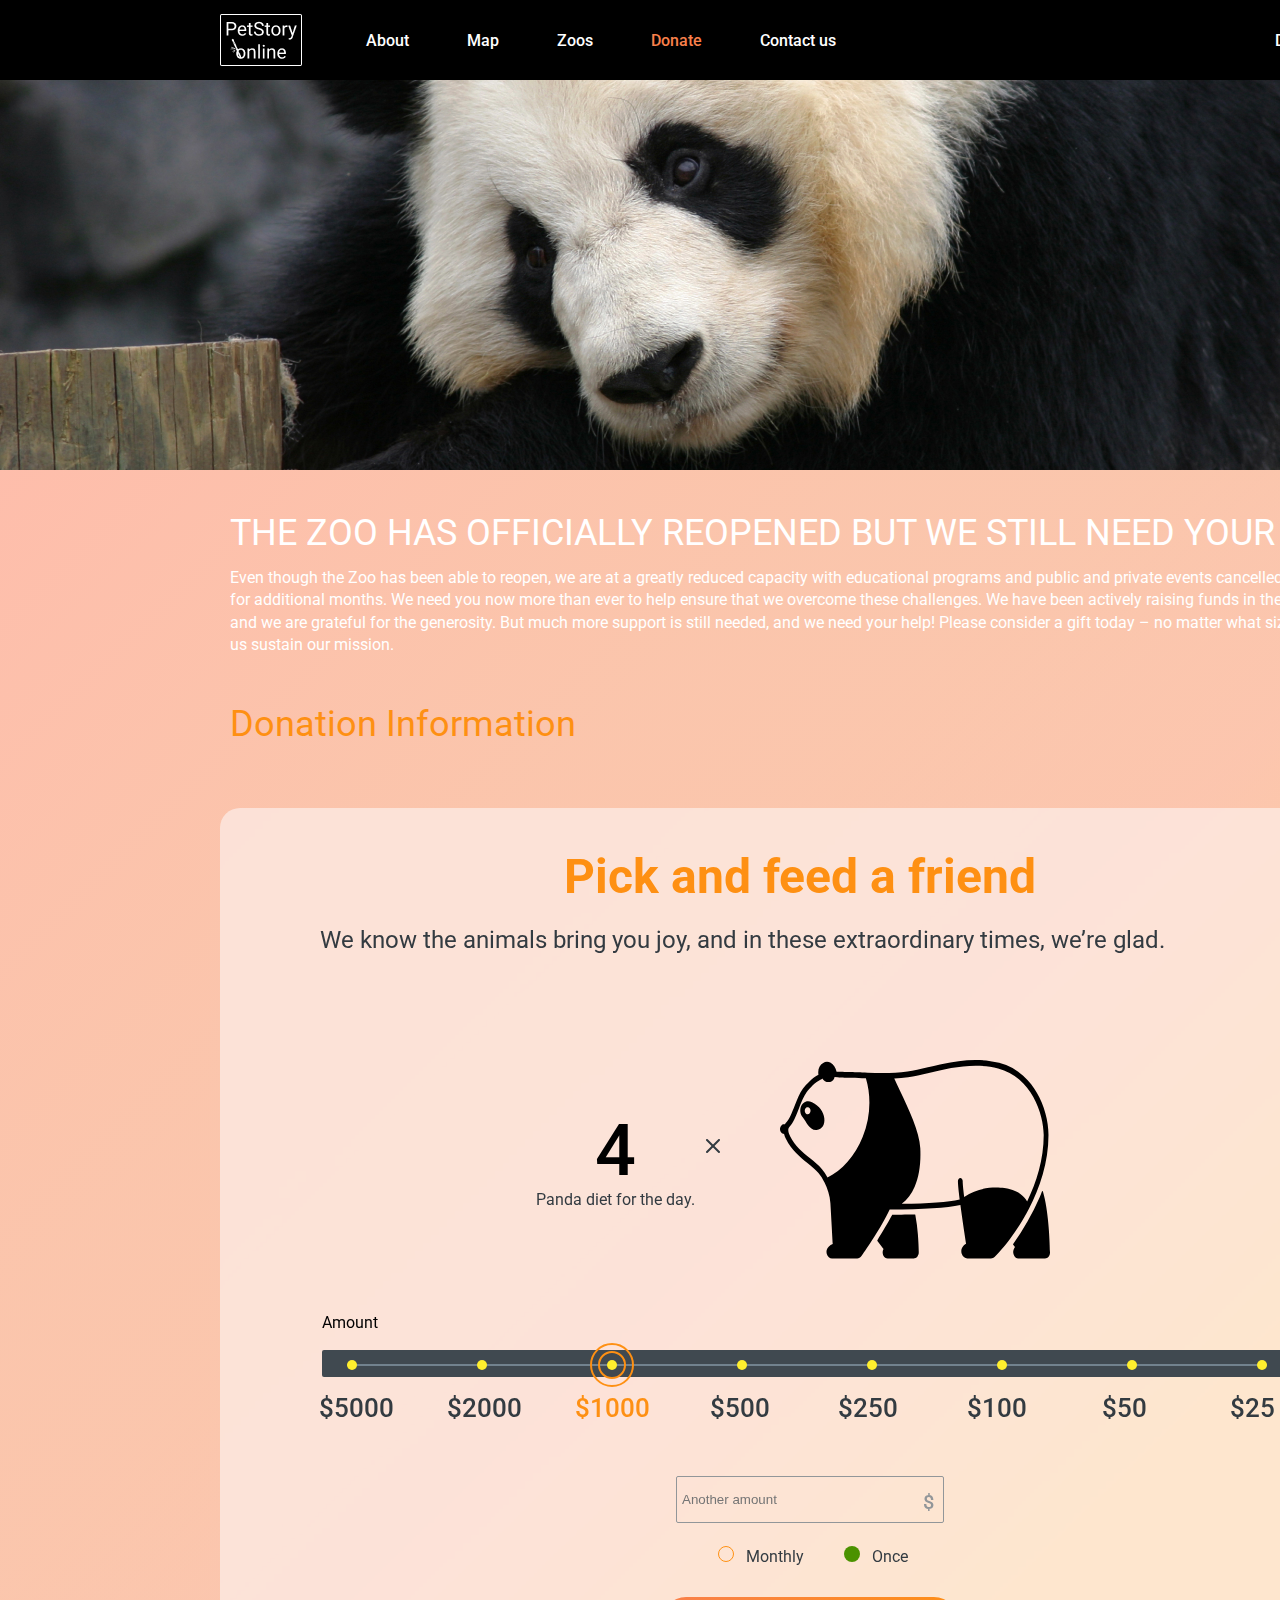
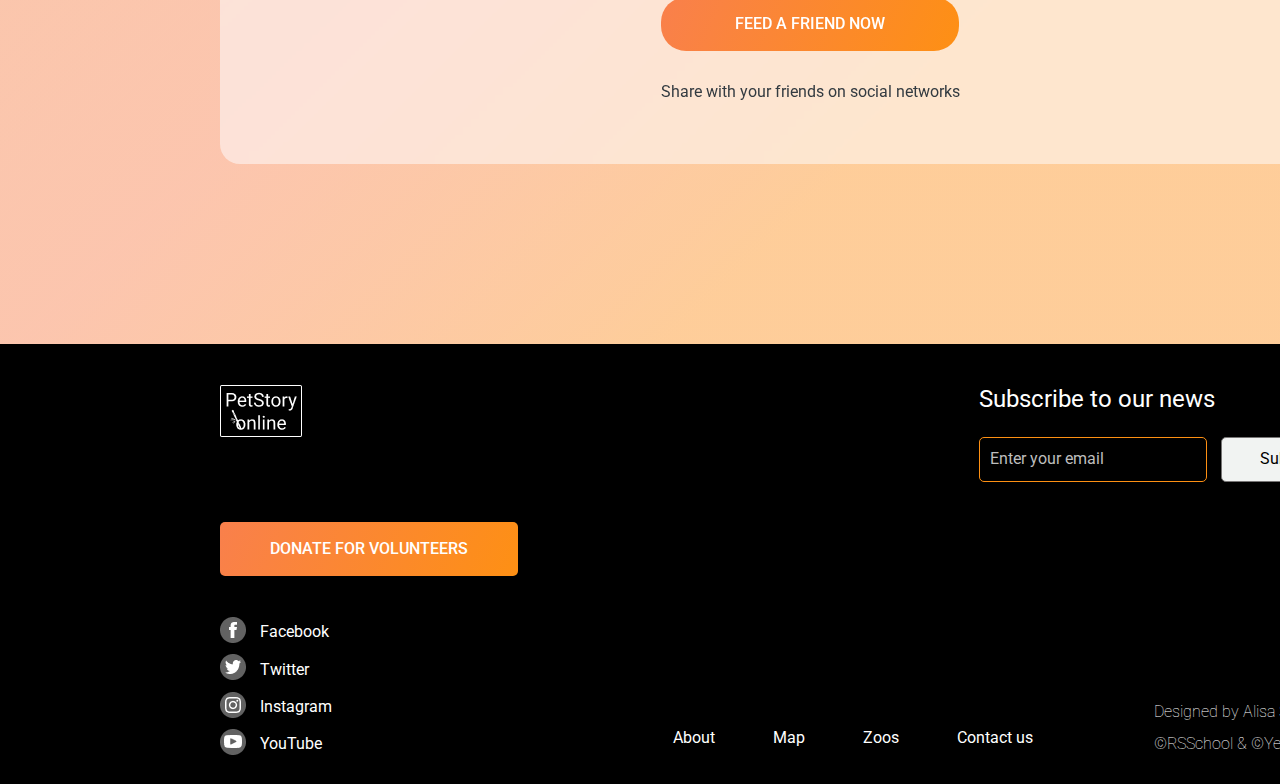
<file: pages/donate/index.html>
<!DOCTYPE html>
<html lang="en">
<head>
	<meta charset="UTF-8">
	<meta http-equiv="X-UA-Compatible" content="IE=edge">
	<meta name="viewport" content="width=device-width, initial-scale=1.0">
	<link rel="preconnect" href="https://fonts.googleapis.com">
	<link rel="preconnect" href="https://fonts.gstatic.com" crossorigin>
	<link
		href="https://fonts.googleapis.com/css2?family=Roboto:ital,wght@0,100;0,300;0,400;0,500;0,700;0,900;1,100;1,300;1,400;1,500;1,700;1,900&display=swap"
		rel="stylesheet">
	<link rel="stylesheet" href="style.css">
	<title>Online Zoo</title>
</head>
<body>
	<header class="header">
		<div class="header__wrapper">
			<div class="header__left-wrapper">
				<a href="#" class="header__logo-wrapper">
					<img class="header__logo" src="../../assets/images/logo_footer.png" alt="pet story logo" height="52">
					<h1 class="visually-hidden">PetStory Online</h1>
				</a>
				<div class="header__nav">
					<nav class="nav">
						<ul class="nav__list">
							<li class="nav__item">
								<a href="../main/index.html" class="nav__link">About</a>
							</li>
							<li class="nav__item">
								<a href="#" class="nav__link">Map</a>
							</li>
							<li class="nav__item">
								<a href="#" class="nav__link">Zoos</a>
							</li>
							<li class="nav__item">
								<a href="../donate/index.html" class="nav__link nav__link--active">Donate</a>
							</li>
							<li class="nav__item">
								<a href="#" class="nav__link">Contact us</a>
							</li>
						</ul>
					</nav>
				</div>
			</div>
			<div class="header__design">
				<a class="header__design-link"
					href="https://www.figma.com/file/ypzT9idgAILaSRVRmDAJxn/online-zoo-3-weeks">Designed by ©</a>
			</div>
			<div class="header__mobile">
				<a href="#" class="header__logo-wrapper">
					<img class="header__logo-mobile" src="../../assets/images/logo_footer_mobile_white.png"
						alt="pet story logo" height="29">
				</a>
				<button class="burger-menu__button" type="button">
					<img src="../../assets/icons/burger_menu.svg" alt="open menu">
				</button>
				<nav class="mobile-nav visually-hidden">
					<ul class="burger-menu__list">
						<li class="nav__item">
							<a href="../main/index.html" class="nav__link">About</a>
						</li>
						<li class="nav__item">
							<a href="#" class="nav__link">Map</a>
						</li>
						<li class="nav__item">
							<a href="#" class="nav__link">Zoos</a>
						</li>
						<li class="nav__item">
							<a href="../donate/index.html" class="nav__link nav__link--active">Donate</a>
						</li>
						<li class="nav__item">
							<a href="#" class="nav__link">Contact us</a>
						</li>
						<li class="nav__item">
							<a class="nav__link"
								href="https://www.figma.com/file/ypzT9idgAILaSRVRmDAJxn/online-zoo-3-weeks">Designed by
								©</a>
						</li>
					</ul>
				</nav>
			</div>
		</div>
	</header>
	<main class="main">
		<section class="watch-online">
		</section>
		<section class="donation">
			<div class="donation__wrapper">
				<h2 class="donation__introduction-title">THE ZOO HAS OFFICIALLY REOPENED BUT WE STILL NEED YOUR HELP!</h2>
				<p class="donation__introduction-text">
					Even though the Zoo has been able to reopen, we are at a greatly reduced capacity with educational programs and public
					and private events cancelled or postponed for additional months. We need you now more than ever to help ensure that we
					overcome these challenges. We have been actively raising funds in the community, and we are grateful for the generosity.
					But much more support is still needed, and we need your help! Please consider a gift today – no matter what size – to
					help us sustain our mission.
				</p>
				<h3 class="donation__title">
					Donation Information
				</h3>
				<div class="pick-and-feed">
					<h2 class="pick-and-feed__title">
						Pick and feed a friend
					</h2>
					<div class="pick-and-feed__text">
						We know the animals bring you joy, and in these extraordinary times, we’re glad.
					</div>
					<div class="animal">
						<div class="animal__diet">
							<span class="animal__count">4</span>
							<span class="animal__description">Panda diet for the day.</span>
						</div>
						<div class="animal__multiply">
							<img class="animal__multiply-icon" src="../../assets/icons/x-icon.svg" alt="multiply">
						</div>
						<img class="animal__widget" src="../../assets/icons/panda-widget.svg" height="246" width="284" alt="panda">
					</div>

					<div class="amount">
						<h3 class="amount__title">
							Amount
						</h3>
						<div class="amount__line">
							<div class="amount__inner-line"></div>
							<div class="amount__cirles">
								<div class="amount__clicable-area">
									<div class="amount__circle"></div>
								</div>
								<div class="amount__clicable-area">
									<div class="amount__circle"></div>
								</div>
								<div class="amount__clicable-area amount__clicable-area--active">
									<div class="amount__circle"></div>
								</div>
								<div class="amount__clicable-area">
									<div class="amount__circle"></div>
								</div>
								<div class="amount__clicable-area">
									<div class="amount__circle"></div>
								</div>
								<div class="amount__clicable-area">
									<div class="amount__circle"></div>
								</div>
								<div class="amount__clicable-area">
									<div class="amount__circle"></div>
								</div>
								<div class="amount__clicable-area">
									<div class="amount__circle"></div>
								</div>
							</div>
						</div>
						<div class="amount__list">
							<div class="amount__item">$5000</div>
							<div class="amount__item">$2000</div>
							<div class="amount__item amount__item--active">$1000</div>
							<div class="amount__item">$500</div>
							<div class="amount__item">$250</div>
							<div class="amount__item">$100</div>
							<div class="amount__item">$50</div>
							<div class="amount__item">$25</div>
						</div>

						<div class="amount__input-wrapper">
							<div class="amount__wrapper">
								<input class="amount__input" type="number" placeholder="Another amount">
							</div>
							<div class="amount__radio-wrapper">
								<div class="amount__radio-item">
									<input type="radio" name="donate" value="monthly" id="monthly">
									<label class="amount__radio-label" for="monthly">Monthly</label>
								</div>
								<div class="amount__radio-item">
									<input type="radio" name="donate" value="once" id="once" checked>
									<label class="amount__radio-label" for="once">Once</label>
								</div>
							</div>
						</div>
					</div>
					<a href="../donate/index.html" class="pick-and-feed__button">
						Feed a friend now
					</a>
					<div class="pick-and-feed__share-text">
						Share with your friends on social networks
					</div>
				</div>
			</div>
		</section>
	</main>
	<footer class="footer">
		<div class="footer-wrapper">
			<div class="footer__top-wrapper">
				<a href="../main/index.html" class="footer__logo">
					<picture>
						<source media="(max-width: 320px)" srcset="../../assets/images/footer_logo_mobile.png">
						<img src="../../assets/images/logo_footer.png" alt="logo">
					</picture>
				</a>
				<div class="subscribe">
					<h3 class="subscribe__title">Subscribe to our news</h3>
					<form class="subscribe__form">
						<input type="email" class="subscribe__input" placeholder="Enter your email" required>
						<button type="submit" class="subscribe__button">Submit</button>
					</form>
				</div>
			</div>
			<a class="footer__medium-button" href="../donate/index.html">Donate for volunteers</a>
			<div class="footer__bottom-wrapper">
				<div class="socials__list">
					<a class="social__item" href="https://www.facebook.com">
						<img class="social__icon" src="../../assets/icons/facebook.png" alt="facebook">
						<span class="social__text">Facebook</span>
					</a>
					<a class="social__item" href="https://www.twitter.com">
						<img class="social__icon" src="../../assets/icons/twitter.png" alt="twitter">
						<span class="social__text">Twitter</span>
					</a>
					<a class="social__item" href="https://www.instagram.com">
						<img class="social__icon" src="../../assets/icons/instagram.png" alt="instagram">
						<span class="social__text">Instagram</span>
					</a>
					<a class="social__item" href="https://www.youtube.com">
						<img class="social__icon" src="../../assets/icons/youtube.png" alt="youtube">
						<span class="social__text">YouTube</span>
					</a>
				</div>
				<nav class="nav">
					<ul class="nav__list">
						<li class="nav__item">
							<a href="../main/index.html" class="nav__link">About</a>
						</li>
						<li class="nav__item">
							<a href="#" class="nav__link">Map</a>
						</li>
						<li class="nav__item">
							<a href="#" class="nav__link">Zoos</a>
						</li>
						<li class="nav__item">
							<a href="#" class="nav__link">Contact us</a>
						</li>
					</ul>
				</nav>
				<div class="footer__design">
					<p class="footer__design-text">Designed by Alisa Samborskaya</p>
					<p class="footer__design-text">©RSSchool & ©Yem Digital 2021</p>
				</div>
			</div>
			<div class="socials__list--mobile">
				<a class="social__item" href="https://www.facebook.com">
					<img class="social__icon" src="../../assets/icons/facebook.png" alt="facebook">
				</a>
				<a class="social__item" href="https://www.twitter.com">
					<img class="social__icon" src="../../assets/icons/twitter.png" alt="twitter">
				</a>
				<a class="social__item" href="https://www.instagram.com">
					<img class="social__icon" src="../../assets/icons/instagram.png" alt="instagram">
				</a>
				<a class="social__item" href="https://www.youtube.com">
					<img class="social__icon" src="../../assets/icons/youtube.png" alt="youtube">
				</a>
			</div>
		</div>
	</footer>
	<script src="script.js"></script>
</body>
</html>
</file>
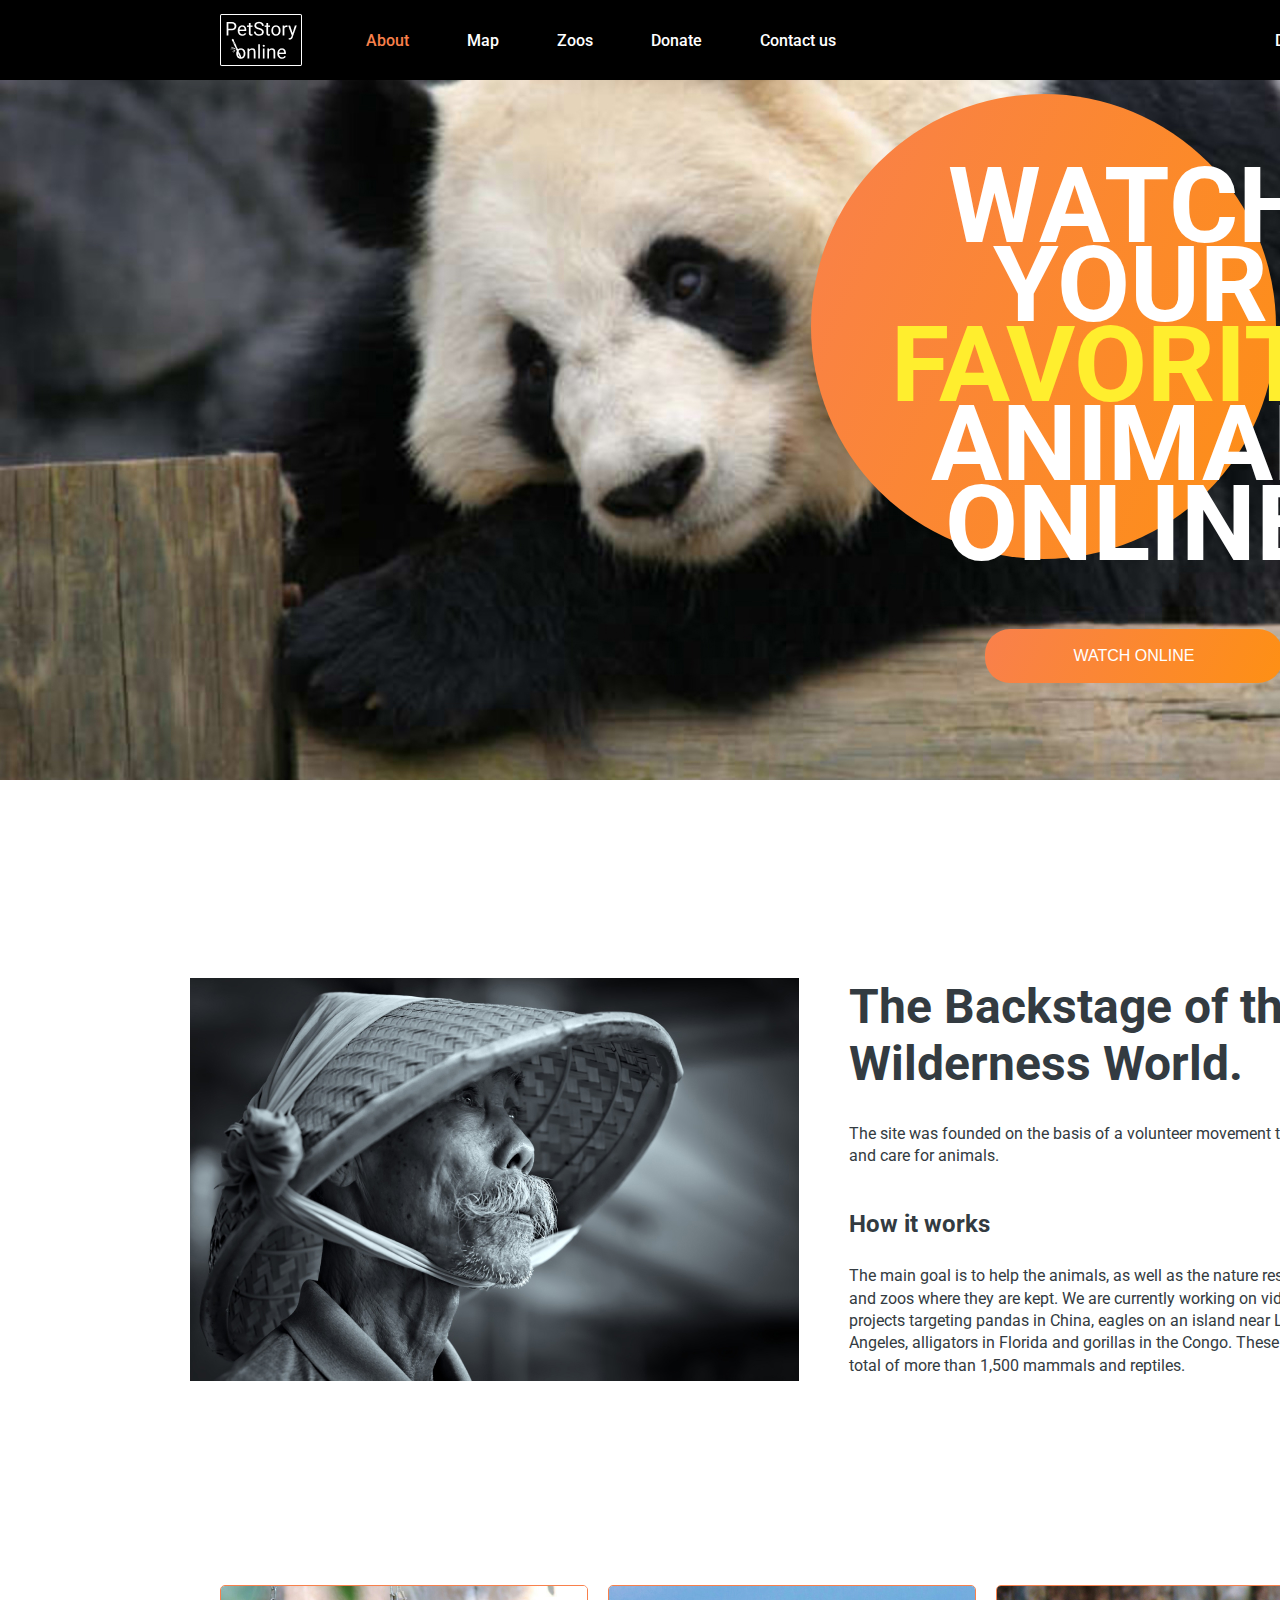
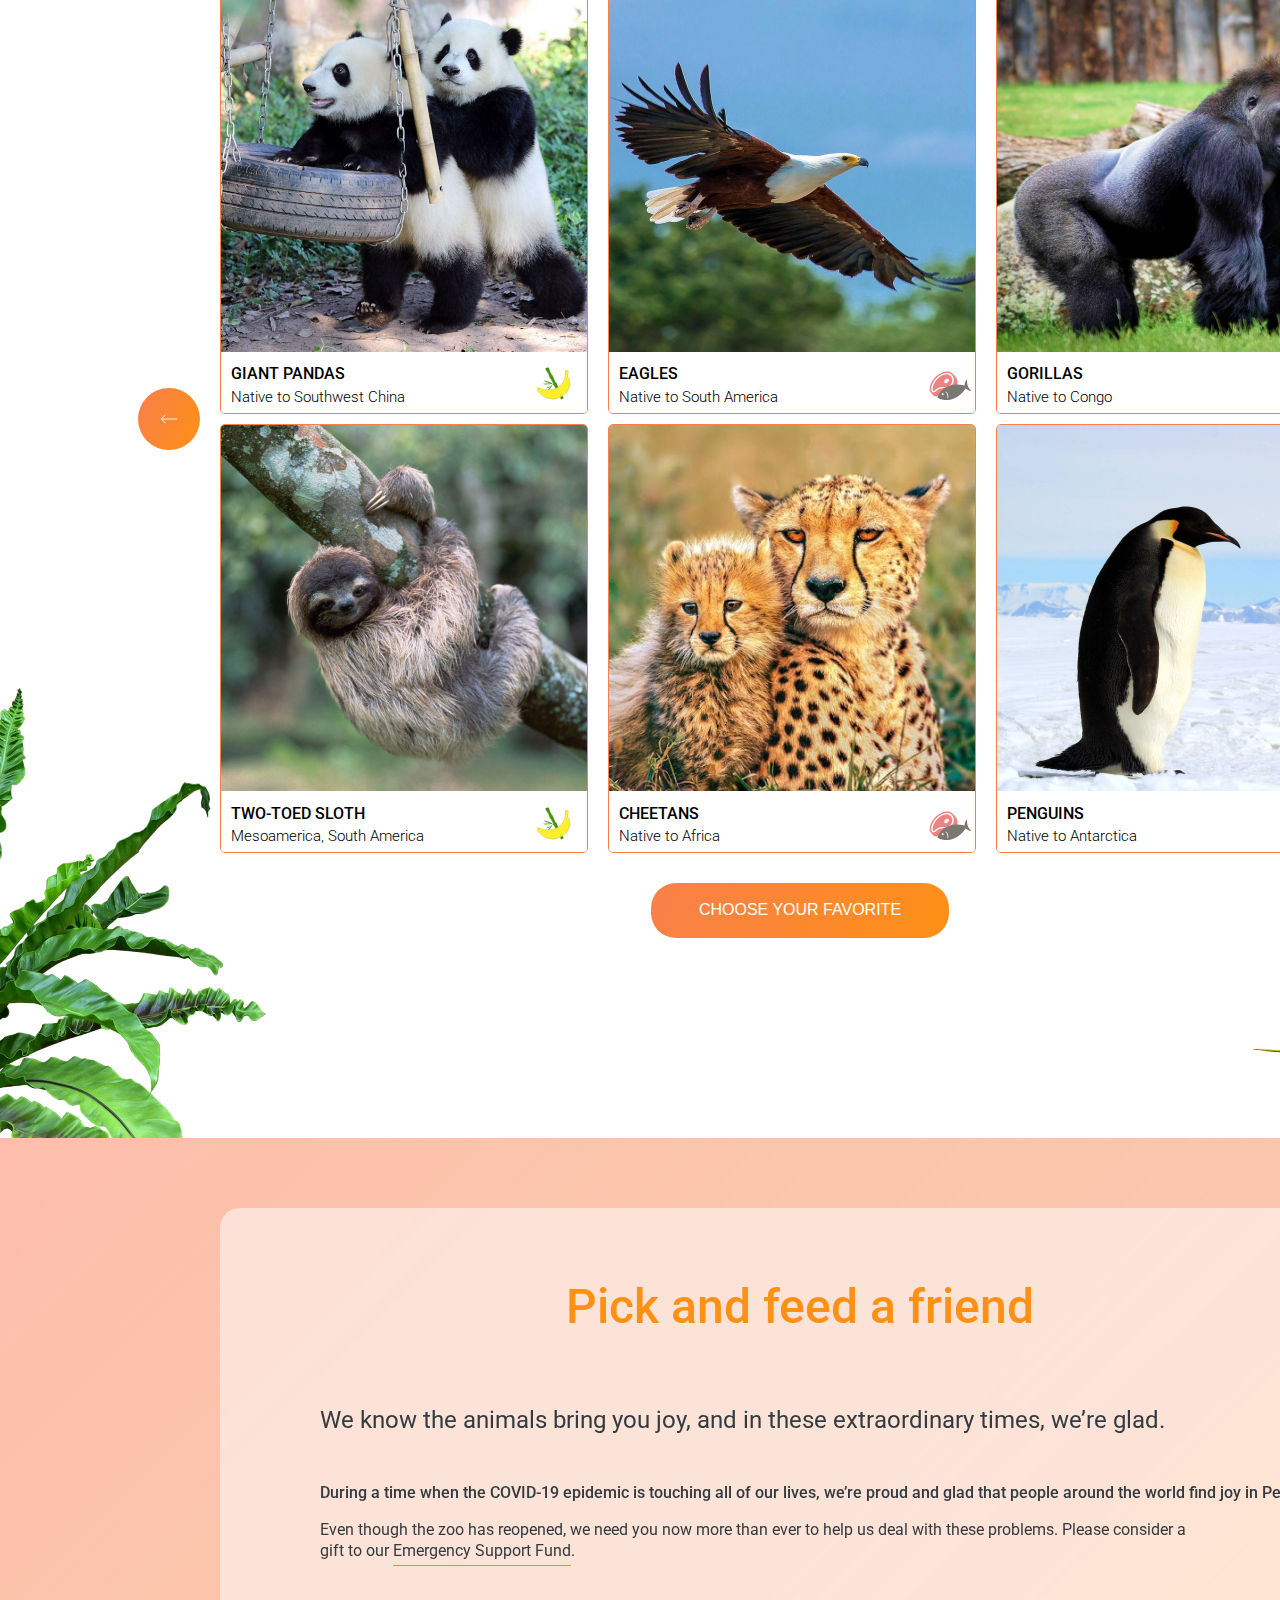
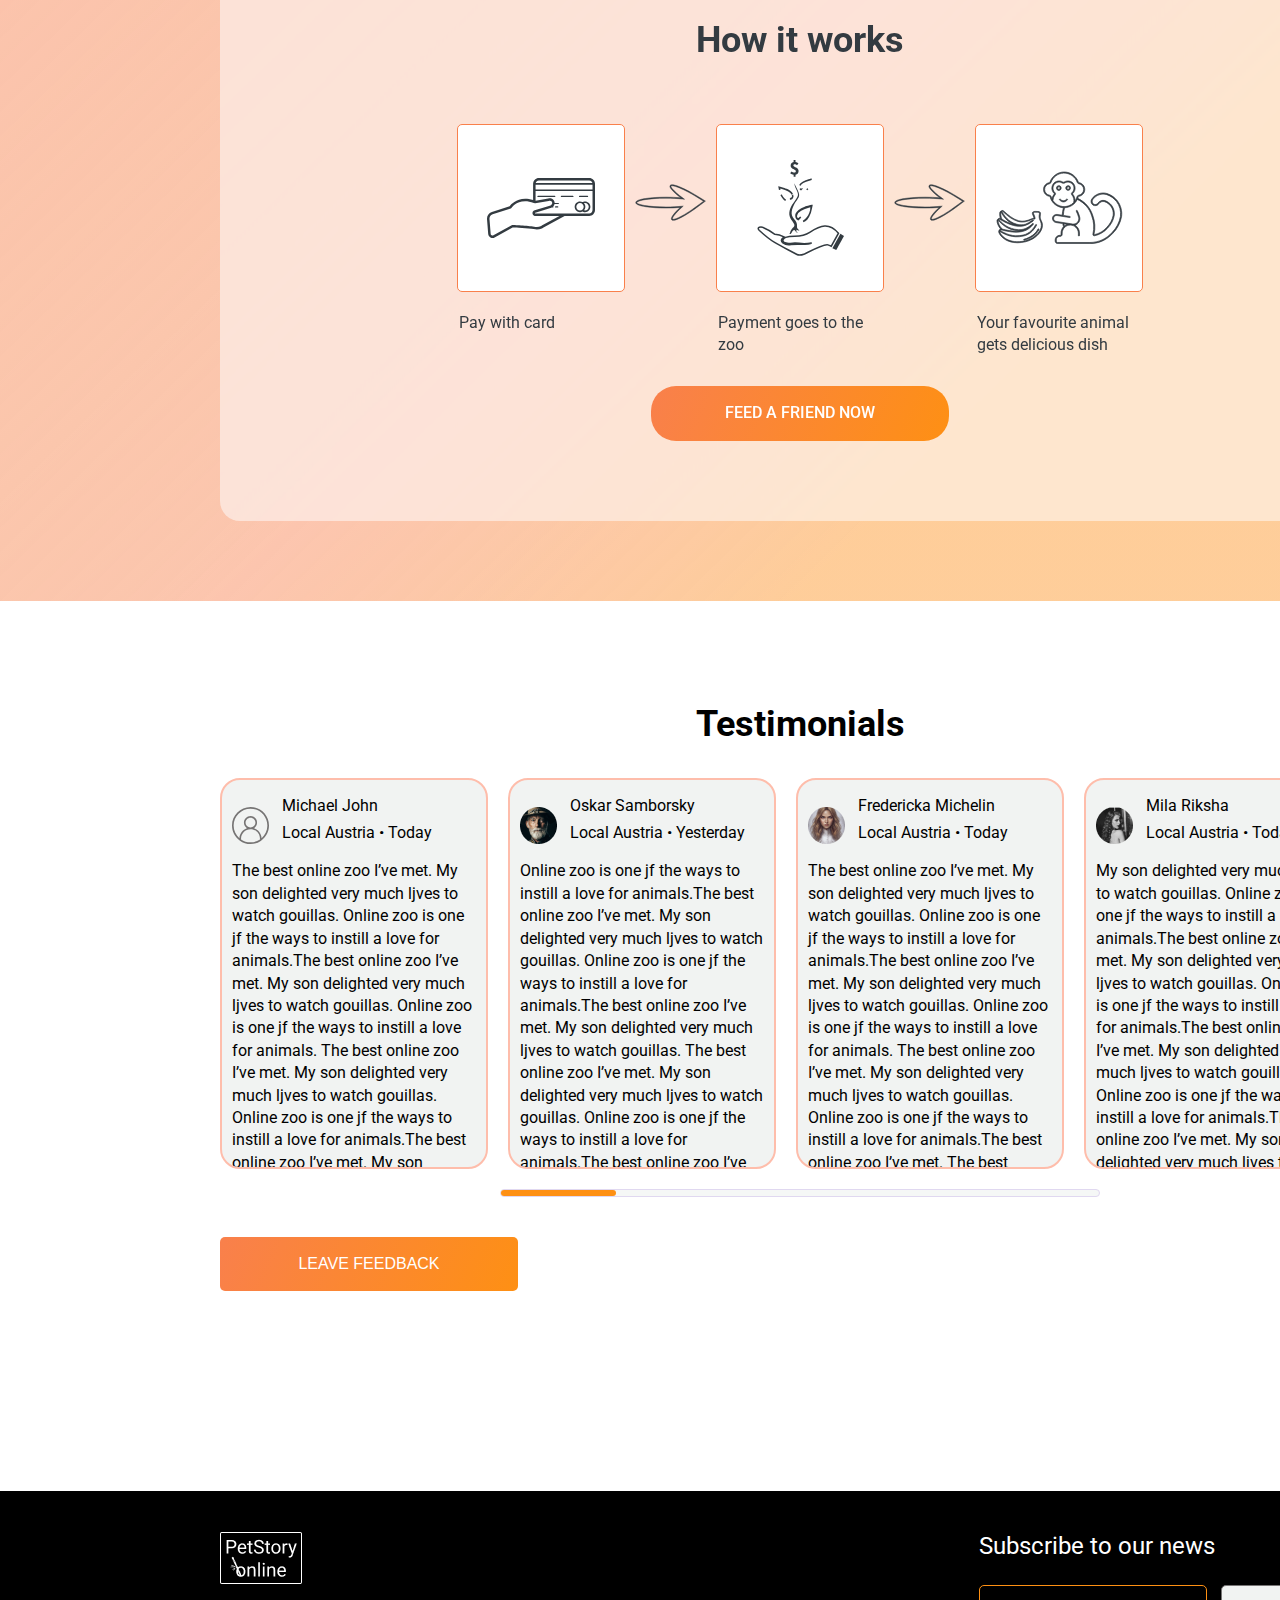
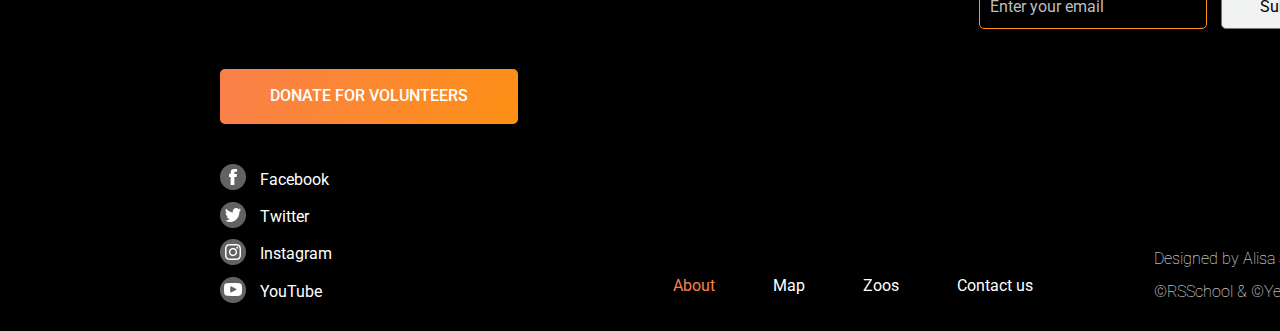
<file: pages/main/index.html>
<!DOCTYPE html>
<html lang="en">
<head>
	<meta charset="UTF-8">
	<meta http-equiv="X-UA-Compatible" content="IE=edge">
	<meta name="viewport" content="width=device-width, initial-scale=1.0">
	<link rel="preconnect" href="https://fonts.googleapis.com">
	<link rel="preconnect" href="https://fonts.gstatic.com" crossorigin>
	<link
		href="https://fonts.googleapis.com/css2?family=Roboto:ital,wght@0,100;0,300;0,400;0,500;0,700;0,900;1,100;1,300;1,400;1,500;1,700;1,900&display=swap"
		rel="stylesheet">
	<link rel="stylesheet" href="style.css">
	<title>Online Zoo</title>
</head>
<body>
	<header class="header">
		<div class="header__wrapper">
			<div class="header__left-wrapper">
				<a href="#" class="header__logo-wrapper">
					<img class="header__logo" src="../../assets/images/logo_footer.png" alt="pet story logo" height="52">
					<h1 class="visually-hidden">PetStory Online</h1>
				</a>
				<div class="header__nav">
					<nav class="nav">
						<ul class="nav__list">
							<li class="nav__item">
								<a href="../main/index.html" class="nav__link nav__link--active">About</a>
							</li>
							<li class="nav__item">
								<a href="#" class="nav__link">Map</a>
							</li>
							<li class="nav__item">
								<a href="#" class="nav__link">Zoos</a>
							</li>
							<li class="nav__item">
								<a href="../donate/index.html" class="nav__link">Donate</a>
							</li>
							<li class="nav__item">
								<a href="#" class="nav__link">Contact us</a>
							</li>
						</ul>
					</nav>
				</div>
			</div>
			<div class="header__design">
				<a class="header__design-link" href="https://www.figma.com/file/ypzT9idgAILaSRVRmDAJxn/online-zoo-3-weeks">Designed by ©</a>
			</div>
			<div class="header__mobile">
				<a href="#" class="header__logo-wrapper">
					<img class="header__logo-mobile" src="../../assets/images/logo_footer_mobile_white.png" alt="pet story logo" height="29">
				</a>
				<button class="burger-menu__button" type="button">
					<img src="../../assets/icons/burger_menu.svg" alt="open menu">
				</button>
				<nav class="mobile-nav visually-hidden">
					<ul class="burger-menu__list">
						<li class="nav__item">
							<a href="../main/index.html" class="nav__link nav__link--active">About</a>
						</li>
						<li class="nav__item">
							<a href="#" class="nav__link">Map</a>
						</li>
						<li class="nav__item">
							<a href="#" class="nav__link">Zoos</a>
						</li>
						<li class="nav__item">
							<a href="../donate/index.html" class="nav__link">Donate</a>
						</li>
						<li class="nav__item">
							<a href="#" class="nav__link">Contact us</a>
						</li>
						<li class="nav__item">
							<a class="nav__link" href="https://www.figma.com/file/ypzT9idgAILaSRVRmDAJxn/online-zoo-3-weeks">Designed by ©</a>
						</li>
					</ul>
				</nav>
			</div>
		</div>
	</header>
	<main class="main">
		<section class="watch-online">
			<div class="watch-online__wrapper">
				<h2 class="watch-online__title">
					Watch your <span class="watch-online__title--accent">favorite</span> animal online
				</h2>
				<div class="watch-online__round"></div>
				<button class="watch-online__button">
					Watch online
				</button>
			</div>
			<button class="watch-online__button--mobile">
				Watch online
			</button>
		</section>

		<section class="backstage">
			<div class="backstage__wrapper">
				<picture>
					<source media="(max-width: 1000px)" srcset="../../assets/images/bamboo-cap-1000.jpg">
					<img class="backstage__image" src="../../assets/images/bamboo-cap.jpg" alt="backstage">
				</picture>
				<div class="backstage__text-wrapper">
					<h2 class="backstage__title">
						The Backstage of the Wilderness World.
					</h2>
					<p class="backstage__text">
						The site was founded on the basis of a volunteer movement to protect and care for animals.
					</p>
					<h3 class="backstage__subtitle">
						How it works
					</h3>
					<p class="backstage__text backstage__text--bottom">
						The main goal is to help the animals, as well as the nature reserves and zoos where they are kept. We are
						currently
						working on video projects targeting pandas in China, eagles on an island near Los Angeles, alligators in Florida
						and
						gorillas in the Congo. These have a total of more than 1,500 mammals and reptiles.
					</p>
				</div>
			</div>
		</section>
		<section class="pets">
			<div class="pets__top-wrapper">
				<button id="prev-button" class="pets__slider pets__slider--left">
					<img class="pets__slider-arrow" src="../../assets/icons/left-arrow.svg" alt="left arrow">
				</button>
				<div class="carousel-wrapper">
					<div class="pets__list">
						<div class="pet__inner-slider">
							<button id="mobile-prev-button" class="pets__slider pets__slider--left">
								<img class="pets__slider-arrow" src="../../assets/icons/left-arrow.svg" alt="left arrow">
							</button>
							<button id="mobile-next-button" class="pets__slider pets__slider--right">
								<img class="pets__slider-arrow" src="../../assets/icons/right-arrow.svg" alt="right arrow">
							</button>
						</div>
					</div>
				</div>
				<button id="next-button" class="pets__slider pets__slider--right">
					<img class="pets__slider-arrow" src="../../assets/icons/right-arrow.svg" alt="right arrow">
				</button>
			</div>
			<button class="pet__bottom">Choose your favorite</button>
		</section>
		<section class="pick-and-feed">
			<div class="pick-and-feed__wrapper">
				<h2 class="pick-and-feed__title">
					Pick and feed a friend
				</h2>
				<div class="pick-and-feed__text-wrapper">
					<p class="pick-and-feed__subtitle">
						We know the animals bring you joy, and in these extraordinary times, we’re glad.
					</p>
					<p class="pick-and-feed__text pick-and-feed__text--bold">
						During a time when the COVID-19 epidemic is touching all of our lives, we’re proud and glad that people around the
						world
						find joy in PetStory.
					</p>
					<p class="pick-and-feed__text">
						Even though the zoo has reopened, we need you now more than ever to help us deal with these problems. Please
						consider a
						gift to our <a class="pick-and-feed__link" href="../donate/index.html">Emergency Support Fund</a>.
					</p>
				</div>
				<div class="how-it-work">
					<h3 class="how-it-work__title">
						How it works
					</h3>
					<div class="how-it-work__sceme">
						<div class="how-it-work__card">
							<div class="how-it-work__card-image">
								<img src="../../assets/icons/pay-icon.svg" alt="pay">
							</div>
							<div class="how-it-work__description">Pay with card</div>
						</div>
						<div class="how-it-work__arrow">
							<img src="../../assets/icons/big-arrow.svg" alt="arrow">
						</div>
						<div class="how-it-work__card">
							<div class="how-it-work__card-image">
								<img src="../../assets/icons/zoo-icon.svg" alt="zoo">
							</div>
							<div class="how-it-work__description">Payment goes to the zoo</div>
						</div>
						<div class="how-it-work__arrow">
							<img src="../../assets/icons/big-arrow.svg" alt="arrow">
						</div>
						<div class="how-it-work__card">
							<div class="how-it-work__card-image">
								<img src="../../assets/icons/monkey-icon.svg" alt="monkey-icon">
							</div>
							<div class="how-it-work__description">Your favourite animal gets delicious dish</div>
						</div>
					</div>
				</div>
				<a href="../donate/index.html" class="pick-and-feed__button">
					Feed a friend now
				</a>
			</div>
		</section>
		<section class="testimonials">
			<h2 class="testimonials__title">Testimonials</h2>
			<div class="testimonials__list">
				<div class="testimonials__card card">
					<div class="card__author-wrapper">
						<img class="card__author-photo" src="../../assets/icons/user_icon.svg" alt="user">
						<p class="card__author-title">Michael John</p>
						<p class="card__author-subtitle">Local Austria • Today</p>
					</div>
					<div class="card__text">
						The best online zoo I’ve met. My son delighted very much ljves to watch gouillas. Online zoo is one jf the ways to
						instill a love for animals.The best online zoo I’ve met. My son delighted very much ljves to watch gouillas. Online zoo
						is one jf the ways to instill a love for animals.
						The best online zoo I’ve met. My son delighted very much ljves to watch gouillas. Online zoo is one jf the ways to
						instill a love for animals.The best online zoo I’ve met. My son delighted very much ljves to watch gouillas. Online zoo
						is one jf the ways to instill a love for animals.

					</div>
				</div>
				<div class="testimonials__card card">
					<div class="card__author-wrapper">
						<img class="card__author-photo" src="../../assets/images/oscar.png" alt="user">
						<p class="card__author-title">Oskar Samborsky</p>
						<p class="card__author-subtitle">Local Austria • Yesterday</p>
					</div>
					<div class="card__text">
						Online zoo is one jf the ways to instill a love for animals.The best online zoo I’ve met. My son delighted very much
						ljves to watch gouillas. Online zoo is one jf the ways to instill a love for animals.The best online zoo I’ve met. My
						son delighted very much ljves to watch gouillas.
						The best online zoo I’ve met. My son delighted very much ljves to watch gouillas. Online zoo is one jf the ways to
						instill a love for animals.The best online zoo I’ve met. My son delighted very much ljves to watch gouillas. Online zoo
						is one jf the ways to instill a love for animals.
						The best online zoo I’ve met. My son delighted very much ljves to watch gouillas. Online zoo is one jf the ways to
						instill a love for animals.The best online zoo I’ve met. My son delighted very much ljves to watch gouillas. Online zoo
						is one jf the ways to instill a love for animals.

					</div>
				</div>
				<div class="testimonials__card card">
					<div class="card__author-wrapper">
						<img class="card__author-photo" src="../../assets/images/frederica.png" alt="user">
						<p class="card__author-title">Fredericka Michelin</p>
						<p class="card__author-subtitle">Local Austria • Today</p>
					</div>
					<div class="card__text">
						The best online zoo I’ve met. My son delighted very much ljves to watch gouillas. Online zoo is one jf the ways to
						instill a love for animals.The best online zoo I’ve met. My son delighted very much ljves to watch gouillas. Online zoo
						is one jf the ways to instill a love for animals.
						The best online zoo I’ve met. My son delighted very much ljves to watch gouillas. Online zoo is one jf the ways to
						instill a love for animals.The best online zoo I’ve met.
						The best online zoo I’ve met. My son delighted very much ljves to watch gouillas. Online zoo is one jf the ways to
						instill a love for animals.The best online zoo I’ve met. My son delighted very much ljves to watch gouillas. Online zoo
						is one jf the ways to instill a love for animals.

					</div>
				</div>
				<div class="testimonials__card card">
					<div class="card__author-wrapper">
						<img class="card__author-photo" src="../../assets/images/mila.png" alt="user">
						<p class="card__author-title">Mila Riksha</p>
						<p class="card__author-subtitle">Local Austria • Today</p>
					</div>
					<div class="card__text">
						My son delighted very much ljves to watch gouillas. Online zoo is one jf the ways to instill a love for animals.The best
						online zoo I’ve met. My son delighted very much ljves to watch gouillas. Online zoo is one jf the ways to instill a love
						for animals.The best online zoo I’ve met. My son delighted very much ljves to watch gouillas. Online zoo is one jf the
						ways to instill a love for animals.The best online zoo I’ve met. My son delighted very much ljves to watch gouillas.
						The best online zoo I’ve met. My son delighted very much ljves to watch gouillas. Online zoo is one jf the ways to
						instill a love for animals.The best online zoo I’ve met. My son delighted very much ljves to watch gouillas. Online zoo
						is one jf the ways to instill a love for animals.
					</div>
				</div>
			</div>
			<div class="testimonials__scroll-wrapper">
				<div class="testimonials__scroll">
					<div class="testimonials__scroll-mark"></div>
				</div>
			</div>
			<div class="testimonials__button-wrapper">
				<button class="testimonials__button">Leave feedback</button>
			</div>
		</section>
	</main>
	<footer class="footer">
		<div class="footer-wrapper">
			<div class="footer__top-wrapper">
				<a href="../main/index.html" class="footer__logo">
					<picture>
						<source media="(max-width: 320px)" srcset="../../assets/images/footer_logo_mobile.png">
						<img src="../../assets/images/logo_footer.png" alt="logo">
					</picture>
				</a>
				<div class="subscribe">
					<h3 class="subscribe__title">Subscribe to our news</h3>
					<form class="subscribe__form">
						<input type="email" class="subscribe__input" placeholder="Enter your email" required>
						<button type="submit" class="subscribe__button">Submit</button>
					</form>
				</div>
			</div>
			<a class="footer__medium-button" href="../donate/index.html">Donate for volunteers</a>
			<div class="footer__bottom-wrapper">
				<div class="socials__list">
					<a class="social__item" href="https://www.facebook.com">
						<img class="social__icon" src="../../assets/icons/facebook.png" alt="facebook">
						<span class="social__text">Facebook</span>
					</a>
					<a class="social__item" href="https://www.twitter.com">
						<img class="social__icon" src="../../assets/icons/twitter.png" alt="twitter">
						<span class="social__text">Twitter</span>
					</a>
					<a class="social__item" href="https://www.instagram.com">
						<img class="social__icon" src="../../assets/icons/instagram.png" alt="instagram">
						<span class="social__text">Instagram</span>
					</a>
					<a class="social__item" href="https://www.youtube.com">
						<img class="social__icon" src="../../assets/icons/youtube.png" alt="youtube">
						<span class="social__text">YouTube</span>
					</a>
				</div>

				<nav class="nav">
					<ul class="nav__list">
						<li class="nav__item">
							<a href="#" class="nav__link nav__link--active">About</a>
						</li>
						<li class="nav__item">
							<a href="#" class="nav__link">Map</a>
						</li>
						<li class="nav__item">
							<a href="#" class="nav__link">Zoos</a>
						</li>
						<li class="nav__item">
							<a href="#" class="nav__link">Contact us</a>
						</li>
					</ul>
				</nav>

				<div class="footer__design">
					<p class="footer__design-text">Designed by Alisa Samborskaya</p>
					<p class="footer__design-text">©RSSchool & ©Yem Digital 2021</p>
				</div>
			</div>
			<div class="socials__list--mobile">
				<a class="social__item" href="https://www.facebook.com">
					<img class="social__icon" src="../../assets/icons/facebook.png" alt="facebook">
				</a>
				<a class="social__item" href="https://www.twitter.com">
					<img class="social__icon" src="../../assets/icons/twitter.png" alt="twitter">
				</a>
				<a class="social__item" href="https://www.instagram.com">
					<img class="social__icon" src="../../assets/icons/instagram.png" alt="instagram">
				</a>
				<a class="social__item" href="https://www.youtube.com">
					<img class="social__icon" src="../../assets/icons/youtube.png" alt="youtube">
				</a>
			</div>
		</div>
	</footer>
	<script src="script.js"></script>
</body>
</html>
</file>
<file: pages/donate/style.css>
.visually-hidden{position:absolute;width:1px;height:1px;margin:-1px;border:0;padding:0;white-space:nowrap;-webkit-clip-path:inset(100%);clip-path:inset(100%);clip:rect(0 0 0 0);overflow:hidden}*{box-sizing:border-box}ul{padding-left:0}li{list-style-type:none}h2{margin-top:0;margin-bottom:0}a{text-decoration:none}a:hover{text-decoration:none;color:#767474}a:active{text-decoration:none;color:#767474}body{font-family:"Roboto",sans-serif;font-size:16px;line-height:140%;margin:0 auto}::-webkit-scrollbar{width:0;height:5px}::-webkit-scrollbar-thumb{background:linear-gradient(113.96deg, #F9804B 1.49%, #FE9013 101.44%);border-radius:5px}.header{background-color:#000;height:80px;min-width:1600px}@media only screen and (max-width: 1000px){.header{min-width:1000px}}@media only screen and (max-width: 640px){.header{height:34px;min-width:640px;position:fixed;top:0;width:100%;z-index:4}}@media only screen and (max-width: 320px){.header{min-width:320px}}.header__wrapper{width:1160px;margin-left:auto;margin-right:auto;margin-top:0;display:flex;justify-content:space-between;align-items:center;padding-top:14px;padding-bottom:14px;font-weight:500;font-size:16px;line-height:140%}@media only screen and (max-width: 1000px){.header__wrapper{width:940px}}@media only screen and (max-width: 640px){.header__wrapper{width:600px}}@media only screen and (max-width: 320px){.header__wrapper{width:300px}}@media(max-width: 640px){.header__wrapper{padding-top:2px;padding-bottom:0;padding-left:0}}@media(max-width: 320px){.header__wrapper{padding-right:10px;padding-left:1px}}.header__left-wrapper{display:flex;align-items:flex-start;gap:40px;margin-left:0}@media(max-width: 640px){.header__left-wrapper{display:none}}.nav__list{display:flex;gap:58px;margin-left:24px}@media(max-width: 1000px){.nav__list{gap:48px;margin-bottom:0}}.nav__link,.header__design-link{color:#fff}.nav__link--active{color:#f9804b !important}.header__design{margin-right:0;padding-top:14px;padding-bottom:19px}@media(max-width: 640px){.header__design{display:none}}.header__mobile{display:none}@media(max-width: 640px){.header__mobile{display:flex;width:100%;justify-content:space-between;align-items:center}}.mobile-nav{position:absolute;top:29px;left:0;width:100%;z-index:3}.burger-menu__list{background-color:#fff}.burger-menu__list .nav__link,.burger-menu__list .header__design-link,.burger-menu__list .nav__link--active{color:#333b41;font-weight:400;font-size:16px;line-height:140%}@media(max-width: 320px){.burger-menu__list .nav__link,.burger-menu__list .header__design-link,.burger-menu__list .nav__link--active{font-size:14px}}.burger-menu__list .nav__item{padding:0px 25px;margin-top:15px}@media(max-width: 320px){.burger-menu__list .nav__item{padding:0px 15px;margin-top:10px}}.burger-menu__list .nav__item:first-child{padding-top:15px;margin-top:0}.burger-menu__list .nav__item:last-child{padding-bottom:30px}.burger-menu__button{background-color:#000;border:none;margin-right:-5px}@media(max-width: 320px){.burger-menu__button{margin-right:-15px}}.open-menu{background-color:#fff;height:45px}.open-menu .header__logo-mobile{padding-top:10px}@media only screen and (max-width: 640px){.main{padding-top:34px}}.watch-online{padding-left:20px;padding-right:20px;margin-right:auto;margin-left:auto;width:1600px;box-sizing:border-box;background:url("../../assets/images/panda-donate.jpg");height:390px}@media only screen and (max-width: 1000px){.watch-online{width:1000px;padding-left:30px;padding-right:30px}}@media only screen and (max-width: 640px){.watch-online{width:640px;padding-left:20px;padding-right:20px}}@media only screen and (max-width: 320px){.watch-online{width:320px;padding-left:10px;padding-right:10px}}@media(max-width: 1000px){.watch-online{background-position:-170px 0px}}@media(max-width: 640px){.watch-online{height:335px;background-position:-365px -28px}}@media(max-width: 640px){.watch-online{height:186px;background-position:-146px 0;background-size:241%}}.donation{background:linear-gradient(315.75deg, rgba(254, 210, 144, 0.7) 30.06%, #FEBDAB 100.95%, rgba(254, 210, 144, 0.7) 106.36%),linear-gradient(315.75deg, rgba(254, 189, 171, 0.74) 30.06%, rgba(243, 169, 248, 0.66) 50.74%, #E0D8F0 80.49%, #EAF7FE 127.9%, #EAF7FE 149.54%),linear-gradient(315.75deg, rgba(254, 189, 171, 0.74) 30.06%, rgba(243, 169, 248, 0.66) 50.74%, #E0D8F0 80.49%, #EAF7FE 127.9%, #EAF7FE 149.54%);padding-top:20px;padding-bottom:180px;min-width:1600px}@media only screen and (max-width: 1000px){.donation{min-width:1000px;padding-bottom:30px}}@media only screen and (max-width: 640px){.donation{min-width:640px;padding-top:10px;padding-bottom:45px}}@media only screen and (max-width: 320px){.donation{min-width:320px;padding-bottom:20px}}.donation__wrapper{width:1160px;margin-left:auto;margin-right:auto;margin-top:0;color:#fff}@media only screen and (max-width: 1000px){.donation__wrapper{width:940px}}@media only screen and (max-width: 640px){.donation__wrapper{width:600px}}@media only screen and (max-width: 320px){.donation__wrapper{width:300px}}.donation__introduction-title{text-transform:uppercase;font-weight:400;font-size:36px;line-height:130%;margin-top:20px;margin-bottom:10px;margin-left:10px;margin-right:-10px}@media(max-width: 1000px){.donation__introduction-title{margin-left:0;margin-right:0;width:90%;margin-bottom:30px}}@media(max-width: 640px){.donation__introduction-title{font-size:24px;line-height:120%;width:100%;margin-bottom:20px}}.donation__introduction-text{font-size:16px;line-height:140%;margin-left:10px;margin-top:0;margin-bottom:0}@media(max-width: 1000px){.donation__introduction-text{margin-left:0;font-weight:500}}.donation__title{color:#fe9013;font-weight:400;font-size:36px;line-height:130%;margin-top:45px;margin-bottom:60px;margin-left:10px}@media(max-width: 1000px){.donation__title{margin-bottom:40px;margin-left:0px}}@media(max-width: 640px){.donation__title{margin-top:30px;margin-bottom:30px}}@media(max-width: 320px){.donation__title{font-size:24px;line-height:120%;margin-top:28px;margin-bottom:27px}}.pick-and-feed{width:1160px;margin-left:auto;margin-right:auto;margin-top:0;background:rgba(253,253,255,.52);-webkit-backdrop-filter:blur(2px);backdrop-filter:blur(2px);border-radius:20px;padding-top:40px;padding-bottom:60px;display:flex;flex-direction:column;align-items:center}@media only screen and (max-width: 1000px){.pick-and-feed{width:940px}}@media only screen and (max-width: 640px){.pick-and-feed{width:600px}}@media only screen and (max-width: 320px){.pick-and-feed{width:300px}}@media(max-width: 1000px){.pick-and-feed{padding-top:18px;padding-bottom:40px}}@media(max-width: 640px){.pick-and-feed{padding-top:30px;padding-left:40px;padding-right:40px;padding-bottom:30px}}@media(max-width: 320px){.pick-and-feed{padding-left:0;padding-right:0;padding-top:23px;padding-bottom:22px}}.pick-and-feed__title{font-size:48px;line-height:120%;color:#fe9013;margin-bottom:20px}@media(max-width: 1000px){.pick-and-feed__title{font-weight:400;margin-left:-15px;margin-bottom:15px}}@media(max-width: 640px){.pick-and-feed__title{margin-left:0;margin-bottom:20px}}@media(max-width: 320px){.pick-and-feed__title{font-size:24px;margin-bottom:9px}}.pick-and-feed__text{align-self:flex-start;font-weight:400;font-size:24px;line-height:120%;color:#333b41;margin-left:100px;margin-bottom:50px}@media(max-width: 1000px){.pick-and-feed__text{align-self:center;margin-left:0}}@media(max-width: 640px){.pick-and-feed__text{text-align:center}}@media(max-width: 320px){.pick-and-feed__text{font-size:16px;line-height:140%;margin-bottom:10px}}.animal{display:flex;align-items:center}@media(max-width: 1000px){.animal{margin-left:-20px}}@media(max-width: 320px){.animal{margin-left:10px}}.animal__diet{display:flex;flex-direction:column;align-items:center;margin-top:70px}@media(max-width: 640px){.animal__diet{margin-top:50px}}@media(max-width: 320px){.animal__diet{margin-top:35px;width:90px}}.animal__count{color:#000;font-weight:500;font-size:72px;line-height:80%;text-transform:uppercase}@media(max-width: 320px){.animal__count{font-size:43px}}.animal__description{color:#333b41;font-weight:400;font-size:16px;line-height:140%;margin-top:10px}@media(max-width: 320px){.animal__description{font-size:9.02255px}}.animal__multiply{margin-left:11px;margin-right:55px;margin-top:33px}@media(max-width: 320px){.animal__multiply{margin-top:15px;margin-left:15px;margin-right:20px}.animal__multiply img{width:8px;height:8px}}.animal__widget{margin-top:8px;margin-left:5px}@media(max-width: 640px){.animal__widget{margin-top:0px;margin-left:10px}}@media(max-width: 320px){.animal__widget{margin-left:0;width:160px !important;height:138px !important}}.amount{font-weight:400;font-size:16px;line-height:140%;color:#333b41;margin-left:20px}@media(max-width: 1000px){.amount{margin-left:0;width:86%;overflow:hidden}}@media(max-width: 640px){.amount{width:115%}}@media(max-width: 320px){.amount{width:100%}}.amount__title{font-weight:400;font-size:16px;line-height:140%;color:#000;margin-top:53px;margin-bottom:16px}@media(max-width: 1000px){.amount__title{margin-top:50px}}@media(max-width: 640px){.amount__title{margin-top:40px;margin-bottom:7px;margin-left:10px}}@media(max-width: 320px){.amount__title{margin-top:3px;margin-left:0}}.amount__line{width:976px;height:27px;background:#404950;border-radius:2px;position:relative}@media(max-width: 1000px){.amount__line{width:807px;height:25px}}@media(max-width: 640px){.amount__line{width:598px}}@media(max-width: 320px){.amount__line{height:15px;width:300px}}.amount__inner-line{width:920px;height:2px;background:#72828e;position:absolute;top:50%;left:25px}@media(max-width: 1000px){.amount__inner-line{width:775px}}@media(max-width: 640px){.amount__inner-line{width:525px;left:35px}}@media(max-width: 320px){.amount__inner-line{width:262px;left:17px}}.amount__cirles{width:920px;height:2px;display:flex;justify-content:space-between;align-items:center;position:absolute;top:50%;left:25px}@media(max-width: 1000px){.amount__cirles{left:11px}}@media(max-width: 640px){.amount__cirles{left:35px}}@media(max-width: 320px){.amount__cirles{left:17px;width:455px}}.amount__clicable-area{padding-left:20px;padding-right:20px;cursor:pointer;display:flex;align-items:center;justify-content:center;position:relative}.amount__clicable-area:first-child{padding-left:0}.amount__clicable-area:last-child{padding-right:0}.amount__clicable-area--active::after{content:"";display:block;width:24px;height:24px;border-radius:50%;border:2px solid #fe9013;position:absolute}@media(max-width: 320px){.amount__clicable-area--active::after{width:12px;height:12px;border:1px solid #fe9013}}.amount__clicable-area--active::before{content:"";display:block;width:40px;height:40px;border-radius:50%;border:2px solid #fe9013;position:absolute}@media(max-width: 320px){.amount__clicable-area--active::before{width:20px;height:20px;border:1px solid #fe9013}}.amount__circle{background-color:#ffee2e;width:10px;height:10px;border-radius:50%}@media(max-width: 320px){.amount__circle{width:5px;height:5px}}.amount__list{display:grid;grid-template-columns:repeat(8, 1fr);width:105%;margin-left:-30px}@media(max-width: 1000px){.amount__list{grid-template-columns:repeat(7, 1fr);gap:65px;width:100%;margin-left:0}}@media(max-width: 640px){.amount__list{grid-template-columns:repeat(5, 1fr)}}@media(max-width: 320px){.amount__list{gap:30px}}.amount__item{text-align:center;font-weight:500;font-size:26px;line-height:140%;text-transform:uppercase;color:#333b41;margin-top:13px}@media(max-width: 1000px){.amount__item:first-child{display:none}}@media(max-width: 640px){.amount__item:nth-child(2),.amount__item:nth-child(3){display:none}.amount__item:nth-child(6){color:#fe9013}}@media(max-width: 320px){.amount__item{font-size:13px;margin-top:5px}}.amount__item--active{color:#fe9013}.amount__input-wrapper{display:flex;flex-direction:column;align-items:center;margin-top:50px;margin-bottom:28px}@media(max-width: 640px){.amount__input-wrapper{margin-top:49px;margin-bottom:24px}}@media(max-width: 320px){.amount__input-wrapper{margin-top:25px;margin-bottom:15px}}.amount__wrapper{position:relative}.amount__wrapper::after{content:"$";font-weight:500;font-size:20px;color:#929699;display:inline-block;position:absolute;right:10px;top:15px}.amount__input{width:268px;padding:15px 30px 15px 5px;border:1px solid #929699;border-radius:2px;background-color:rgba(0,0,0,0)}.amount__input::-webkit-outer-spin-button,.amount__input::-webkit-inner-spin-button{-webkit-appearance:none;margin:0}.amount__input[type=number]{-moz-appearance:textfield}@media(max-width: 640px){.amount__input{width:182px;padding:10px 30px 10px 5px}}.amount__radio-wrapper{margin-top:20px;display:flex;gap:35px}@media(max-width: 640px){.amount__radio-wrapper{margin-top:26px;gap:70px}}.amount__radio-item input{width:16px;height:16px;border-radius:50%;border:1px solid #fe9013;-webkit-appearance:none}.amount__radio-item input:checked{width:16px;height:16px;border-radius:50%;border:none;background-color:#4b9200;-webkit-appearance:none}.amount__radio-label{font-weight:400;margin-left:5px}.pick-and-feed__button{display:block;text-align:center;background:linear-gradient(113.96deg, #F9804B 1.49%, #FE9013 101.44%);border:none;border-radius:25px;padding:16px 20px;width:298px;color:#fff;text-transform:uppercase;font-weight:500;font-size:16px;line-height:140%;margin-left:20px}.pick-and-feed__button:hover{color:#fff;background:#e47209}.pick-and-feed__button:active{color:#fff;background:#4b9200}.pick-and-feed__button:disabled{color:#767474}@media(max-width: 640px){.pick-and-feed__button{margin-left:0}}.pick-and-feed__share-text{margin-top:30px;margin-left:20px;font-weight:400;font-size:16px;line-height:140%;color:#333b41}@media(max-width: 640px){.pick-and-feed__share-text{margin-left:0}}@media(max-width: 640px){.pick-and-feed__share-text{font-size:15px}}.footer{background-color:#000;padding-top:17px;padding-bottom:40px;height:440px;min-width:1600px}@media only screen and (max-width: 1000px){.footer{min-width:1000px}}@media only screen and (max-width: 640px){.footer{min-width:640px;padding-top:14px;padding-bottom:0;height:auto}}@media only screen and (max-width: 320px){.footer{min-width:320px;padding-top:20px}}.footer-wrapper{width:1160px;margin-left:auto;margin-right:auto;margin-top:0}@media only screen and (max-width: 1000px){.footer-wrapper{width:940px}}@media only screen and (max-width: 640px){.footer-wrapper{width:600px}}@media only screen and (max-width: 320px){.footer-wrapper{width:300px}}.footer-wrapper .nav__list{margin-left:220px}@media(max-width: 1000px){.footer-wrapper .nav__list{margin-left:90px;margin-bottom:11px}}@media(max-width: 640px){.footer-wrapper .nav__list{margin-left:0}}@media(max-width: 320px){.footer-wrapper .nav__list{gap:34px}}@media(max-width: 640px){.footer-wrapper{display:grid;grid-template-columns:auto auto 20px;grid-template-rows:50px auto auto}}@media(max-width: 320px){.footer-wrapper{grid-template-columns:auto;grid-template-rows:auto auto auto auto}}.footer__top-wrapper{display:flex;justify-content:space-between;align-items:center}@media(max-width: 640px){.footer__top-wrapper{align-items:flex-start}}@media(max-width: 320px){.footer__top-wrapper{justify-content:center}}.footer__logo{margin-bottom:15px}@media(max-width: 1000px){.footer__logo{margin-bottom:5px}}@media(max-width: 320px){.footer__logo{margin-bottom:25px}}.subscribe{margin-right:30px;margin-top:0px}@media(max-width: 640px){.subscribe{display:none}}.subscribe__title{color:#fff;font-weight:400;font-size:24px;line-height:120%}@media(max-width: 1000px){.subscribe__title{margin-bottom:10px}}.subscribe__input{border:1px solid #fe9013;background-color:#000;padding:10px;border-radius:5px;width:228px;margin-right:10px;font-family:"Roboto",sans-serif;font-size:16px;line-height:140%;color:#fff}.subscribe__input::-moz-placeholder{color:#bdbdbd}.subscribe__input::placeholder{color:#bdbdbd}.subscribe__input:focus+.subscribe__button{color:#d31414;border-color:#d31414}.subscribe__input:valid+.subscribe__button{color:#4b9200;border-color:#4b9200}.subscribe__button{border:1px solid #767474;color:#000;background-color:#f1f3f2;padding:10px;border-radius:5px;width:129px;font-family:"Roboto",sans-serif;font-weight:400;font-size:16px;line-height:140%}.footer__medium-button{background:linear-gradient(113.96deg, #F9804B 1.49%, #FE9013 101.44%);border:none;border-radius:25px;padding:16px 20px;width:298px;color:#fff;text-transform:uppercase;font-weight:500;font-size:16px;line-height:140%;display:block;margin-top:40px;margin-bottom:40px;border-radius:5px;text-align:center}.footer__medium-button:hover{color:#fff;background:#e47209}.footer__medium-button:active{color:#fff;background:#4b9200}.footer__medium-button:disabled{color:#767474}@media(max-width: 1000px){.footer__medium-button{margin-top:37px}}@media(max-width: 640px){.footer__medium-button{grid-column:1;grid-row:2}}@media(max-width: 320px){.footer__medium-button{grid-column:1;grid-row:3;margin-top:25px;margin-bottom:18px}}.footer__bottom-wrapper{display:flex;justify-content:space-between;align-items:flex-end}@media(max-width: 640px){.footer__bottom-wrapper{grid-column:1/-1;grid-row:3}}@media(max-width: 320px){.footer__bottom-wrapper{flex-direction:column-reverse;gap:18px;grid-column:1;grid-row:4}}.socials__list{display:flex;flex-direction:column}@media(max-width: 640px){.socials__list{display:none}}.socials__list--mobile{display:none}@media(max-width: 640px){.socials__list--mobile{display:flex;flex-direction:column;gap:10px;grid-column:3;grid-row:1/2}}@media(max-width: 320px){.socials__list--mobile{flex-direction:row;justify-content:center;gap:30px;grid-column:1;grid-row:2}}.social__item{margin-bottom:10px;color:#fff;display:flex;gap:14px;align-items:center}.social__text{margin-top:5px;margin-bottom:auto}@media(max-width: 640px){.social__text{display:none}}.footer__design-text{font-weight:100;color:#fff;margin-top:10px;margin-bottom:10px}
</file>
<file: pages/main/style.css>
.visually-hidden{position:absolute;width:1px;height:1px;margin:-1px;border:0;padding:0;white-space:nowrap;-webkit-clip-path:inset(100%);clip-path:inset(100%);clip:rect(0 0 0 0);overflow:hidden}*{box-sizing:border-box}ul{padding-left:0}li{list-style-type:none}h2{margin-top:0;margin-bottom:0}a{text-decoration:none}a:hover{text-decoration:none;color:#767474}a:active{text-decoration:none;color:#767474}body{font-family:"Roboto",sans-serif;font-size:16px;line-height:140%;margin:0 auto}::-webkit-scrollbar{width:0;height:5px}::-webkit-scrollbar-thumb{background:linear-gradient(113.96deg, #F9804B 1.49%, #FE9013 101.44%);border-radius:5px}.header{background-color:#000;height:80px;min-width:1600px}@media only screen and (max-width: 1000px){.header{min-width:1000px}}@media only screen and (max-width: 640px){.header{height:34px;min-width:640px;position:fixed;top:0;width:100%;z-index:4}}@media only screen and (max-width: 320px){.header{min-width:320px}}.header__wrapper{width:1160px;margin-left:auto;margin-right:auto;margin-top:0;display:flex;justify-content:space-between;align-items:center;padding-top:14px;padding-bottom:14px;font-weight:500;font-size:16px;line-height:140%}@media only screen and (max-width: 1000px){.header__wrapper{width:940px}}@media only screen and (max-width: 640px){.header__wrapper{width:600px}}@media only screen and (max-width: 320px){.header__wrapper{width:300px}}@media(max-width: 640px){.header__wrapper{padding-top:2px;padding-bottom:0;padding-left:0}}@media(max-width: 320px){.header__wrapper{padding-right:10px;padding-left:1px}}.header__left-wrapper{display:flex;align-items:flex-start;gap:40px;margin-left:0}@media(max-width: 640px){.header__left-wrapper{display:none}}.nav__list{display:flex;gap:58px;margin-left:24px}@media(max-width: 1000px){.nav__list{gap:48px;margin-bottom:0}}.nav__link,.header__design-link{color:#fff}.nav__link--active{color:#f9804b !important}.header__design{margin-right:0;padding-top:14px;padding-bottom:19px}@media(max-width: 640px){.header__design{display:none}}.header__mobile{display:none}@media(max-width: 640px){.header__mobile{display:flex;width:100%;justify-content:space-between;align-items:center}}.mobile-nav{position:absolute;top:29px;left:0;width:100%;z-index:3}.burger-menu__list{background-color:#fff}.burger-menu__list .nav__link,.burger-menu__list .header__design-link,.burger-menu__list .nav__link--active{color:#333b41;font-weight:400;font-size:16px;line-height:140%}@media(max-width: 320px){.burger-menu__list .nav__link,.burger-menu__list .header__design-link,.burger-menu__list .nav__link--active{font-size:14px}}.burger-menu__list .nav__item{padding:0px 25px;margin-top:15px}@media(max-width: 320px){.burger-menu__list .nav__item{padding:0px 15px;margin-top:10px}}.burger-menu__list .nav__item:first-child{padding-top:15px;margin-top:0}.burger-menu__list .nav__item:last-child{padding-bottom:30px}.burger-menu__button{background-color:#000;border:none;margin-right:-5px}.open-menu{background-color:#fff;height:45px}.open-menu .header__logo-mobile{padding-top:10px}@media only screen and (max-width: 640px){.main{padding-top:34px}}.watch-online{padding-left:20px;padding-right:20px;margin-right:auto;margin-left:auto;width:1600px;box-sizing:border-box;background:url("../../assets/images/panda.jpg");background-repeat:no-repeat;background-position:0 -80px;height:700px;display:flex;align-items:center}@media only screen and (max-width: 1000px){.watch-online{width:1000px;padding-left:30px;padding-right:30px}}@media only screen and (max-width: 640px){.watch-online{width:640px;padding-left:20px;padding-right:20px}}@media only screen and (max-width: 320px){.watch-online{width:320px;padding-left:10px;padding-right:10px}}@media(max-width: 1000px){.watch-online{height:505px;background-size:120%;background-position:-100px -80px;overflow-y:hidden}}@media(max-width: 640px){.watch-online{height:338px;background-size:118%;background-position:-57px -30px}}@media(max-width: 320px){.watch-online{height:auto;background-size:120%;background-position:-30px 0;flex-direction:column}}.watch-online__wrapper{width:1160px;margin-left:auto;margin-right:auto;margin-top:0;display:flex;flex-direction:column;align-items:flex-end;margin-bottom:10px;position:relative}@media only screen and (max-width: 1000px){.watch-online__wrapper{width:940px}}@media only screen and (max-width: 640px){.watch-online__wrapper{width:600px}}@media only screen and (max-width: 320px){.watch-online__wrapper{width:300px}}.watch-online__title{font-size:106px;line-height:.75;font-weight:700;text-align:center;text-transform:uppercase;width:500px;color:#fff;z-index:2}@media(max-width: 1000px){.watch-online__title{font-size:86px;width:450px;margin-top:2px;margin-right:37px}}@media(max-width: 640px){.watch-online__title{font-size:54px;line-height:75%;width:230px;margin-top:21px;margin-right:10px}}@media(max-width: 320px){.watch-online__title{font-size:28px;width:150px;margin-top:40px;margin-right:-10px}}.watch-online__title--accent{color:#ffee2e}.watch-online__round{position:absolute;z-index:1;background:linear-gradient(113.96deg, #F9804B 1.49%, #FE9013 101.44%);width:465px;height:465px;border-radius:50%;right:9%;bottom:24%}@media(max-width: 1000px){.watch-online__round{width:367px;height:367px;right:16%;bottom:24%}}@media(max-width: 640px){.watch-online__round{width:237px;height:237px;right:9%;bottom:19%}}@media(max-width: 320px){.watch-online__round{width:119px;height:119px;bottom:unset;top:18%}}.watch-online__button{background:linear-gradient(113.96deg, #F9804B 1.49%, #FE9013 101.44%);border:none;border-radius:25px;padding:16px 20px;width:298px;color:#fff;text-transform:uppercase;font-weight:500;font-size:16px;line-height:140%;margin:65px 97px 0 0}.watch-online__button:hover{color:#fff;background:#e47209}.watch-online__button:active{color:#fff;background:#4b9200}.watch-online__button:disabled{color:#767474}@media(max-width: 1000px){.watch-online__button{margin:40px 104px 0 0}}@media(max-width: 640px){.watch-online__button{margin:-7px 50% 0 0}}@media(max-width: 320px){.watch-online__button{display:none}}.watch-online__button--mobile{display:none}@media(max-width: 320px){.watch-online__button--mobile{display:block;background:linear-gradient(113.96deg, #F9804B 1.49%, #FE9013 101.44%);border:none;border-radius:25px;padding:16px 20px;width:298px;color:#fff;text-transform:uppercase;font-weight:500;font-size:16px;line-height:140%;width:298px;margin-top:53px}.watch-online__button--mobile:hover{color:#fff;background:#e47209}.watch-online__button--mobile:active{color:#fff;background:#4b9200}.watch-online__button--mobile:disabled{color:#767474}}.backstage{padding-left:20px;padding-right:20px;margin-right:auto;margin-left:auto;width:1600px;box-sizing:border-box;margin-top:100px;height:605px;background:url("../../assets/images/backstage-background.png");background-position:right top;background-repeat:no-repeat;display:flex;align-items:center}@media only screen and (max-width: 1000px){.backstage{width:1000px;padding-left:30px;padding-right:30px}}@media only screen and (max-width: 640px){.backstage{width:640px;padding-left:20px;padding-right:20px}}@media only screen and (max-width: 320px){.backstage{width:320px;padding-left:10px;padding-right:10px}}@media(max-width: 1000px){.backstage{background:none;margin-top:110px;padding-left:30px;padding-right:30px;height:auto}}@media(max-width: 640px){.backstage{margin-top:0;background:url("../../assets/images/backstage-background.png");background-size:160px;background-position:right -30px top;background-repeat:no-repeat}}@media(max-width: 320px){.backstage{margin-top:40px;background:none;padding-left:10px;padding-right:10px}}.backstage__wrapper{width:1160px;margin-left:auto;margin-right:auto;margin-top:0;margin-right:230px;display:flex;justify-content:space-between;gap:50px;color:#333b41}@media only screen and (max-width: 1000px){.backstage__wrapper{width:940px}}@media only screen and (max-width: 640px){.backstage__wrapper{width:600px}}@media only screen and (max-width: 320px){.backstage__wrapper{width:300px}}@media(max-width: 1000px){.backstage__wrapper{margin-right:0;gap:31px}}@media(max-width: 640px){.backstage__wrapper{margin-top:72px;margin-right:100px;margin-left:0;display:block}}@media(max-width: 320px){.backstage__wrapper{margin-top:0;margin-right:0}}.backstage__image{width:609px;height:403px}@media(max-width: 1000px){.backstage__image{width:455px;height:auto}}@media(max-width: 640px){.backstage__image{display:none}}.backstage__title{font-size:48px;line-height:120%;margin-bottom:30px}@media(max-width: 1000px){.backstage__title{font-weight:400;margin-top:-10px;margin-bottom:22px}}@media(max-width: 640px){.backstage__title{margin-bottom:20px}}@media(max-width: 320px){.backstage__title{font-weight:400;font-size:24px;margin-bottom:11px}}.backstage__subtitle{font-size:24px;margin-top:45px;margin-bottom:30px}@media(max-width: 1000px){.backstage__subtitle{margin-top:54px;margin-bottom:33px}}@media(max-width: 640px){.backstage__subtitle{margin-top:30px;margin-bottom:20px;font-weight:400}}@media(max-width: 320px){.backstage__subtitle{margin-left:2px;margin-top:21px;margin-bottom:11px}}.backstage__text{margin:0px 0px 10px}@media(max-width: 640px){.backstage__text{font-size:16px;line-height:140%;margin:0px 0px 10px -3px}}@media(max-width: 320px){.backstage__text{line-height:130%;margin-left:2px}}@media(max-width: 320px){.backstage__text--bottom{line-height:138%;margin-left:0}}.pets{padding-left:20px;padding-right:20px;margin-right:auto;margin-left:auto;width:1600px;box-sizing:border-box;padding-top:100px;padding-bottom:200px;display:flex;flex-direction:column;align-items:center;background-image:url("../../assets/images/palm_foto.png"),url("../../assets/images/strelitzia.png");background-repeat:no-repeat,no-repeat;background-position:bottom left,bottom right}@media only screen and (max-width: 1000px){.pets{width:1000px;padding-left:30px;padding-right:30px}}@media only screen and (max-width: 640px){.pets{width:640px;padding-left:20px;padding-right:20px}}@media only screen and (max-width: 320px){.pets{width:320px;padding-left:10px;padding-right:10px}}@media(max-width: 1000px){.pets{padding-top:132px;padding-bottom:140px;padding-left:30px;padding-right:30px;background-size:15%,25%}}@media(max-width: 640px){.pets{padding-top:68px;padding-left:30px;padding-right:30px;padding-bottom:100px}}@media(max-width: 320px){.pets{padding-top:30px;padding-bottom:60px;background-size:15%,28%;background-position:bottom left 11px,bottom right -19px}}.pets__top-wrapper{display:flex;justify-content:space-between;align-items:center;gap:20px}.pets__slider{width:62px;height:62px;border-radius:50%;border:none;background:linear-gradient(113.96deg, #F9804B 1.49%, #FE9013 101.44%)}.pets__slider:hover{cursor:pointer;background:#e47209}@media(max-width: 1000px){.pets__slider{display:none}}.carousel-wrapper{display:flex;overflow:hidden;max-width:1160px}@media(max-width: 1000px){.carousel-wrapper{max-width:956px}}@media(max-width: 640px){.carousel-wrapper{max-width:616px}}@media(max-width: 320px){.carousel-wrapper{max-width:304px}}.pets__list{display:grid;min-width:calc(100% - 16px);grid-template-columns:1fr 1fr 1fr;grid-template-rows:1fr 1fr;gap:10px 20px;position:relative}@media(max-width: 1000px){.pets__list{grid-template-columns:repeat(3, 295px);grid-template-rows:1fr 65px 1fr;gap:13px 30px}}@media(max-width: 640px){.pets__list{grid-template-columns:repeat(2, 285px);grid-template-rows:332px 66px 332px;gap:13px 30px;overflow-y:scroll;overflow-x:hidden;height:769px}}@media(max-width: 320px){.pets__list{grid-template-columns:repeat(1, 285px);grid-template-rows:repeat(4, 336px);gap:20px}}.pets__list--prev{transform:translateX(-200%)}.pets__list--active{transform:translateX(-100%)}.pets__list--next{transform:translateX(0)}@keyframes move-left{from{transform:translateX(-100%)}to{transform:translateX(-200%)}}@keyframes move-right{from{transform:translateX(-100%)}to{transform:translateX(-200%)}}.animation-right{animation-name:move-right;animation-duration:2s}.animation-left{animation-name:move-left;animation-duration:2s}.pet__inner-slider{display:none}@media(max-width: 1000px){.pet__inner-slider{display:flex;justify-content:center;align-items:center;gap:170px;grid-row:2;grid-column:1/-1}.pet__inner-slider button{display:block}}@media(max-width: 640px){.pet__inner-slider{gap:32px;margin-top:-8px}}@media(max-width: 320px){.pet__inner-slider{display:none}}.pet{border:1px solid #f9804b;border-radius:5px;overflow:hidden;transition:all .4s}.pet:hover{transform:scale(1.1)}@media(max-width: 640px){.pet:nth-child(7),.pet:nth-child(6){display:none}}.pet__image{height:366px}@media(max-width: 1000px){.pet__image{height:295px !important}}@media(max-width: 640px){.pet__image{height:285px !important}}.pet__title-wrapper{display:grid;grid-template-columns:auto 40px;grid-template-rows:auto auto;padding:5px 10px;background-color:#fff}@media(max-width: 1000px){.pet__title-wrapper{padding:0px 15px 7px}}@media(max-width: 640px){.pet__title-wrapper{grid-template-columns:auto 30px;padding:5px 11px 8px}}.pet__title{grid-column:1;grid-row:1;margin:0;font-size:16px;font-weight:500;text-transform:uppercase}@media(max-width: 640px){.pet__title{font-size:12.4695px;line-height:140%}}.pet__subtitle{grid-column:1;grid-row:2;margin:0;font-weight:300;font-size:15px}@media(max-width: 640px){.pet__subtitle{font-size:11.6901px;line-height:120%}}.pet__icon{grid-column:2;grid-row:1/-1;margin-top:auto;margin-bottom:auto}@media(max-width: 640px){.pet__icon{height:30px !important}}.pet__bottom{background:linear-gradient(113.96deg, #F9804B 1.49%, #FE9013 101.44%);border:none;border-radius:25px;padding:16px 20px;width:298px;color:#fff;text-transform:uppercase;font-weight:500;font-size:16px;line-height:140%;margin-top:30px}.pet__bottom:hover{color:#fff;background:#e47209}.pet__bottom:active{color:#fff;background:#4b9200}.pet__bottom:disabled{color:#767474}@media(max-width: 1000px){.pet__bottom{font-weight:600;font-size:14px;letter-spacing:.3px;margin-top:81px}}@media(max-width: 640px){.pet__bottom{margin-top:61px}}@media(max-width: 320px){.pet__bottom{margin-top:21px}}.pick-and-feed{background:linear-gradient(315.75deg, rgba(254, 210, 144, 0.7) 30.06%, #FEBDAB 100.95%, rgba(254, 210, 144, 0.7) 106.36%),linear-gradient(315.75deg, rgba(254, 189, 171, 0.74) 30.06%, rgba(243, 169, 248, 0.66) 50.74%, #E0D8F0 80.49%, #EAF7FE 127.9%, #EAF7FE 149.54%),linear-gradient(315.75deg, rgba(254, 189, 171, 0.74) 30.06%, rgba(243, 169, 248, 0.66) 50.74%, #E0D8F0 80.49%, #EAF7FE 127.9%, #EAF7FE 149.54%);padding-top:70px;padding-bottom:80px;min-width:1600px}@media only screen and (max-width: 1000px){.pick-and-feed{min-width:1000px;padding-top:30px;padding-bottom:50px}}@media only screen and (max-width: 640px){.pick-and-feed{min-width:640px;padding-top:20px;padding-bottom:20px}}@media only screen and (max-width: 320px){.pick-and-feed{min-width:320px}}.pick-and-feed__wrapper{width:1160px;margin-left:auto;margin-right:auto;margin-top:0;background:rgba(253,253,255,.52);-webkit-backdrop-filter:blur(2px);backdrop-filter:blur(2px);border-radius:20px;padding-top:70px;padding-bottom:80px;display:flex;flex-direction:column;align-items:center}@media only screen and (max-width: 1000px){.pick-and-feed__wrapper{width:940px}}@media only screen and (max-width: 640px){.pick-and-feed__wrapper{width:600px}}@media only screen and (max-width: 320px){.pick-and-feed__wrapper{width:300px}}@media(max-width: 1000px){.pick-and-feed__wrapper{padding-top:30px;padding-bottom:50px}}@media(max-width: 640px){.pick-and-feed__wrapper{width:100%;padding-top:10px;padding-bottom:60px}}@media(max-width: 320px){.pick-and-feed__wrapper{padding-top:20px;padding-bottom:40px;width:300px}}.pick-and-feed__title{font-size:48px;font-weight:500;line-height:120%;color:#fe9013;margin-bottom:50px}@media(max-width: 1000px){.pick-and-feed__title{margin-bottom:0}}@media(max-width: 640px){.pick-and-feed__title{font-weight:400;font-size:42px;line-height:120%;margin-left:15px;margin-bottom:21px}}@media(max-width: 320px){.pick-and-feed__title{font-size:24px;margin-bottom:10px;margin-left:0}}.pick-and-feed__text-wrapper{align-self:flex-start;color:#333b41;margin-left:100px}@media(max-width: 1000px){.pick-and-feed__text-wrapper{margin-left:50px}}@media(max-width: 640px){.pick-and-feed__text-wrapper{margin-left:20px}}@media(max-width: 320px){.pick-and-feed__text-wrapper{margin-left:0}}.pick-and-feed__subtitle{font-size:24px;margin-bottom:50px}@media(max-width: 1000px){.pick-and-feed__subtitle{margin-bottom:23px}}@media(max-width: 640px){.pick-and-feed__subtitle{font-weight:400;font-size:22px;line-height:120%;margin-bottom:21px}}@media(max-width: 320px){.pick-and-feed__subtitle{font-size:18px;text-align:center}}.pick-and-feed__text{font-size:16px;line-height:21px;width:82%}@media(max-width: 1000px){.pick-and-feed__text{width:95%;margin-top:-4px}}@media(max-width: 640px){.pick-and-feed__text{width:100%}}@media(max-width: 320px){.pick-and-feed__text{display:none}}.pick-and-feed__text--bold{font-weight:500;width:100%}@media(max-width: 1000px){.pick-and-feed__text--bold{width:89%}}@media(max-width: 640px){.pick-and-feed__text--bold{width:100%;margin-bottom:15px}}.pick-and-feed__link{color:#333b41;padding-bottom:5px;border-bottom:1px solid #f9804b}@media(max-width: 1000px){.pick-and-feed__link{padding-bottom:0}}.how-it-work{display:flex;flex-direction:column;align-items:center;color:#333b41}.how-it-work__title{font-size:36px;line-height:130%;margin-top:40px;margin-bottom:30px}@media(max-width: 1000px){.how-it-work__title{margin-top:25px;margin-bottom:10px}}@media(max-width: 640px){.how-it-work__title{margin-top:21px;margin-bottom:0;margin-left:20px}}@media(max-width: 320px){.how-it-work__title{font-size:24px;line-height:120%;margin-left:0;margin-top:0}}.how-it-work__sceme{padding-top:30px;padding-bottom:30px;display:flex;gap:10px}@media(max-width: 1000px){.how-it-work__sceme{gap:30px;padding-bottom:70px}}@media(max-width: 640px){.how-it-work__sceme{padding-top:17px;padding-bottom:42px;gap:43px}}@media(max-width: 320px){.how-it-work__sceme{padding-top:20px;padding-bottom:30px;flex-direction:column;margin-left:0;gap:20px}}.how-it-work__card{width:168px;text-align:center;position:relative}@media(max-width: 640px){.how-it-work__card:not(:last-child)::before{display:block;content:url("../../assets/images/green-arrow.png");position:absolute;top:-16px;right:-60px;z-index:2}}@media(max-width: 320px){.how-it-work__card{height:231px}.how-it-work__card:first-child{height:222px}.how-it-work__card:not(:last-child)::before{transform:rotate(90deg);top:unset;bottom:0}}.how-it-work__card-image{display:flex;justify-content:center;align-items:center;width:168px;height:168px;border:1px solid #f9804b;border-radius:5px;background-color:#fff;z-index:1}.how-it-work__description{margin-top:20px;text-align:left;padding-left:2px}@media(max-width: 1000px){.how-it-work__description{margin-top:30px}}@media(max-width: 320px){.how-it-work__description{margin-top:10px}}.how-it-work__arrow{margin-top:60px}@media(max-width: 640px){.how-it-work__arrow{display:none}}.pick-and-feed__button{display:block;text-align:center;background:linear-gradient(113.96deg, #F9804B 1.49%, #FE9013 101.44%);border:none;border-radius:25px;padding:16px 20px;width:298px;color:#fff;text-transform:uppercase;font-weight:500;font-size:16px;line-height:140%}.pick-and-feed__button:hover{color:#fff;background:#e47209}.pick-and-feed__button:active{color:#fff;background:#4b9200}.pick-and-feed__button:disabled{color:#767474}@media(max-width: 640px){.pick-and-feed__button{margin-left:20px}}@media(max-width: 320px){.pick-and-feed__button{margin-left:0;width:100%}}.testimonials{padding-left:20px;padding-right:20px;margin-right:auto;margin-left:auto;width:1600px;box-sizing:border-box;margin-top:100px;padding-bottom:200px;background:url("../../assets/images/leav_foto.png");background-position:right top 150%;background-repeat:no-repeat}@media only screen and (max-width: 1000px){.testimonials{width:1000px;padding-left:30px;padding-right:30px}}@media only screen and (max-width: 640px){.testimonials{width:640px;padding-left:20px;padding-right:20px}}@media only screen and (max-width: 320px){.testimonials{width:320px;padding-left:10px;padding-right:10px}}@media(max-width: 1000px){.testimonials{margin-top:103px;padding-bottom:136px;padding-left:30px;padding-right:30px;background-size:20%;background-position:right top 123%}}@media(max-width: 640px){.testimonials{margin-top:60px;padding-bottom:80px;background-size:22%;background-position:right -11px top 125%}}@media(max-width: 320px){.testimonials{margin-top:30px;padding-bottom:60px;background:none}}.testimonials__title{text-align:center;font-size:36px;line-height:130%}@media(max-width: 640px){.testimonials__title{margin-left:13px}}@media(max-width: 320px){.testimonials__title{font-weight:400;font-size:24px;line-height:120%}}.testimonials__list{width:1160px;margin-left:auto;margin-right:auto;margin-top:0;margin-top:30px;display:grid;grid-template-columns:repeat(10, auto);grid-template-rows:repeat(1, auto);overflow-x:hidden;gap:20px}@media only screen and (max-width: 1000px){.testimonials__list{width:940px}}@media only screen and (max-width: 640px){.testimonials__list{width:600px}}@media only screen and (max-width: 320px){.testimonials__list{width:300px}}@media(max-width: 1000px){.testimonials__list{gap:30px;margin-top:33px}}@media(max-width: 640px){.testimonials__list{height:370px;grid-template-columns:repeat(1, auto);grid-template-rows:repeat(3, auto);gap:16px;overflow-y:hidden;margin-left:3px;margin-right:0}}@media(max-width: 320px){.testimonials__list{margin-left:-5px;margin-right:auto;margin-top:20px}}.card{padding:10px;width:268px;height:391px;overflow:hidden;background:#f1f3f2;border-radius:20px;border:2px solid #febdab}@media(max-width: 1000px){.card{width:293px;padding:10px 18px 10px 16px}}@media(max-width: 640px){.card{width:100%;height:109px;padding-top:13px}}.card__author-wrapper{display:grid;grid-template-columns:40px auto;grid-template-rows:auto auto;gap:0 10px}@media(max-width: 640px){.card__author-wrapper{gap:0 2px}}.card__author-photo{grid-column:1;grid-row:1/-1;margin-top:auto;margin-bottom:auto}@media(max-width: 1000px){.card__author-photo{margin-top:0}}@media(max-width: 640px){.card__author-photo{margin-top:3px;margin-left:-6px}}.card__author-title{grid-column:2;grid-row:1;margin-top:5px;margin-bottom:0}@media(max-width: 1000px){.card__author-title{margin-top:0}}.card__author-subtitle{grid-column:2;grid-row:2;margin-top:5px}@media(max-width: 1000px){.card__author-subtitle{margin-top:0;margin-bottom:0}}@media(max-width: 1000px){.card__text{font-weight:300;font-size:15px;line-height:120%;margin-top:5px}}@media(max-width: 640px){.card__text{overflow:hidden;height:34px}}.testimonials__scroll-wrapper{margin-left:auto;margin-right:auto;margin-top:20px;width:600px;cursor:pointer}@media(max-width: 1000px){.testimonials__scroll-wrapper{width:400px}}@media(max-width: 640px){.testimonials__scroll-wrapper{display:none}}.testimonials__scroll{width:100%;height:8px;background:#f5f7f6;border-radius:5px;border:1px solid #e0d8f0}.testimonials__scroll-mark{width:115px;height:6px;background:#fe9013;border-radius:5px}@media(max-width: 1000px){.testimonials__scroll-mark{width:75px}}.testimonials__button-wrapper{width:1160px;margin-left:auto;margin-right:auto;margin-top:0;margin-top:40px}@media only screen and (max-width: 1000px){.testimonials__button-wrapper{width:940px}}@media only screen and (max-width: 640px){.testimonials__button-wrapper{width:600px}}@media only screen and (max-width: 320px){.testimonials__button-wrapper{width:300px}}@media(max-width: 1000px){.testimonials__button-wrapper{margin-top:53px;font-weight:600;font-size:14px;letter-spacing:.3px}}@media(max-width: 640px){.testimonials__button-wrapper{margin-top:28px;margin-left:auto;text-align:center}}@media(max-width: 320px){.testimonials__button-wrapper{margin-top:16px}}.testimonials__button{background:linear-gradient(113.96deg, #F9804B 1.49%, #FE9013 101.44%);border:none;border-radius:25px;padding:16px 20px;width:298px;color:#fff;text-transform:uppercase;font-weight:500;font-size:16px;line-height:140%;border-radius:5px}.testimonials__button:hover{color:#fff;background:#e47209}.testimonials__button:active{color:#fff;background:#4b9200}.testimonials__button:disabled{color:#767474}@media(max-width: 640px){.testimonials__button{width:240px}}.footer{background-color:#000;padding-top:17px;padding-bottom:40px;height:440px;min-width:1600px}@media only screen and (max-width: 1000px){.footer{min-width:1000px}}@media only screen and (max-width: 640px){.footer{min-width:640px;padding-top:14px;padding-bottom:0;height:auto}}@media only screen and (max-width: 320px){.footer{min-width:320px;padding-top:20px}}.footer-wrapper{width:1160px;margin-left:auto;margin-right:auto;margin-top:0}@media only screen and (max-width: 1000px){.footer-wrapper{width:940px}}@media only screen and (max-width: 640px){.footer-wrapper{width:600px}}@media only screen and (max-width: 320px){.footer-wrapper{width:300px}}.footer-wrapper .nav__list{margin-left:220px}@media(max-width: 1000px){.footer-wrapper .nav__list{margin-left:90px;margin-bottom:11px}}@media(max-width: 640px){.footer-wrapper .nav__list{margin-left:0}}@media(max-width: 320px){.footer-wrapper .nav__list{gap:34px}}@media(max-width: 640px){.footer-wrapper{display:grid;grid-template-columns:auto auto 20px;grid-template-rows:50px auto auto}}@media(max-width: 320px){.footer-wrapper{grid-template-columns:auto;grid-template-rows:auto auto auto auto}}.footer__top-wrapper{display:flex;justify-content:space-between;align-items:center}@media(max-width: 640px){.footer__top-wrapper{align-items:flex-start}}@media(max-width: 320px){.footer__top-wrapper{justify-content:center}}.footer__logo{margin-bottom:15px}@media(max-width: 1000px){.footer__logo{margin-bottom:5px}}@media(max-width: 320px){.footer__logo{margin-bottom:25px}}.subscribe{margin-right:30px;margin-top:0px}@media(max-width: 640px){.subscribe{display:none}}.subscribe__title{color:#fff;font-weight:400;font-size:24px;line-height:120%}@media(max-width: 1000px){.subscribe__title{margin-bottom:10px}}.subscribe__input{border:1px solid #fe9013;background-color:#000;padding:10px;border-radius:5px;width:228px;margin-right:10px;font-family:"Roboto",sans-serif;font-size:16px;line-height:140%;color:#fff}.subscribe__input::-moz-placeholder{color:#bdbdbd}.subscribe__input::placeholder{color:#bdbdbd}.subscribe__input:focus+.subscribe__button{color:#d31414;border-color:#d31414}.subscribe__input:valid+.subscribe__button{color:#4b9200;border-color:#4b9200}.subscribe__button{border:1px solid #767474;color:#000;background-color:#f1f3f2;padding:10px;border-radius:5px;width:129px;font-family:"Roboto",sans-serif;font-weight:400;font-size:16px;line-height:140%}.footer__medium-button{background:linear-gradient(113.96deg, #F9804B 1.49%, #FE9013 101.44%);border:none;border-radius:25px;padding:16px 20px;width:298px;color:#fff;text-transform:uppercase;font-weight:500;font-size:16px;line-height:140%;display:block;margin-top:40px;margin-bottom:40px;border-radius:5px;text-align:center}.footer__medium-button:hover{color:#fff;background:#e47209}.footer__medium-button:active{color:#fff;background:#4b9200}.footer__medium-button:disabled{color:#767474}@media(max-width: 1000px){.footer__medium-button{margin-top:37px}}@media(max-width: 640px){.footer__medium-button{grid-column:1;grid-row:2}}@media(max-width: 320px){.footer__medium-button{grid-column:1;grid-row:3;margin-top:25px;margin-bottom:18px}}.footer__bottom-wrapper{display:flex;justify-content:space-between;align-items:flex-end}@media(max-width: 640px){.footer__bottom-wrapper{grid-column:1/-1;grid-row:3}}@media(max-width: 320px){.footer__bottom-wrapper{flex-direction:column-reverse;gap:18px;grid-column:1;grid-row:4}}.socials__list{display:flex;flex-direction:column}@media(max-width: 640px){.socials__list{display:none}}.socials__list--mobile{display:none}@media(max-width: 640px){.socials__list--mobile{display:flex;flex-direction:column;gap:10px;grid-column:3;grid-row:1/2}}@media(max-width: 320px){.socials__list--mobile{flex-direction:row;justify-content:center;gap:30px;grid-column:1;grid-row:2}}.social__item{margin-bottom:10px;color:#fff;display:flex;gap:14px;align-items:center}.social__text{margin-top:5px;margin-bottom:auto}@media(max-width: 640px){.social__text{display:none}}.footer__design-text{font-weight:100;color:#fff;margin-top:10px;margin-bottom:10px}
</file>
